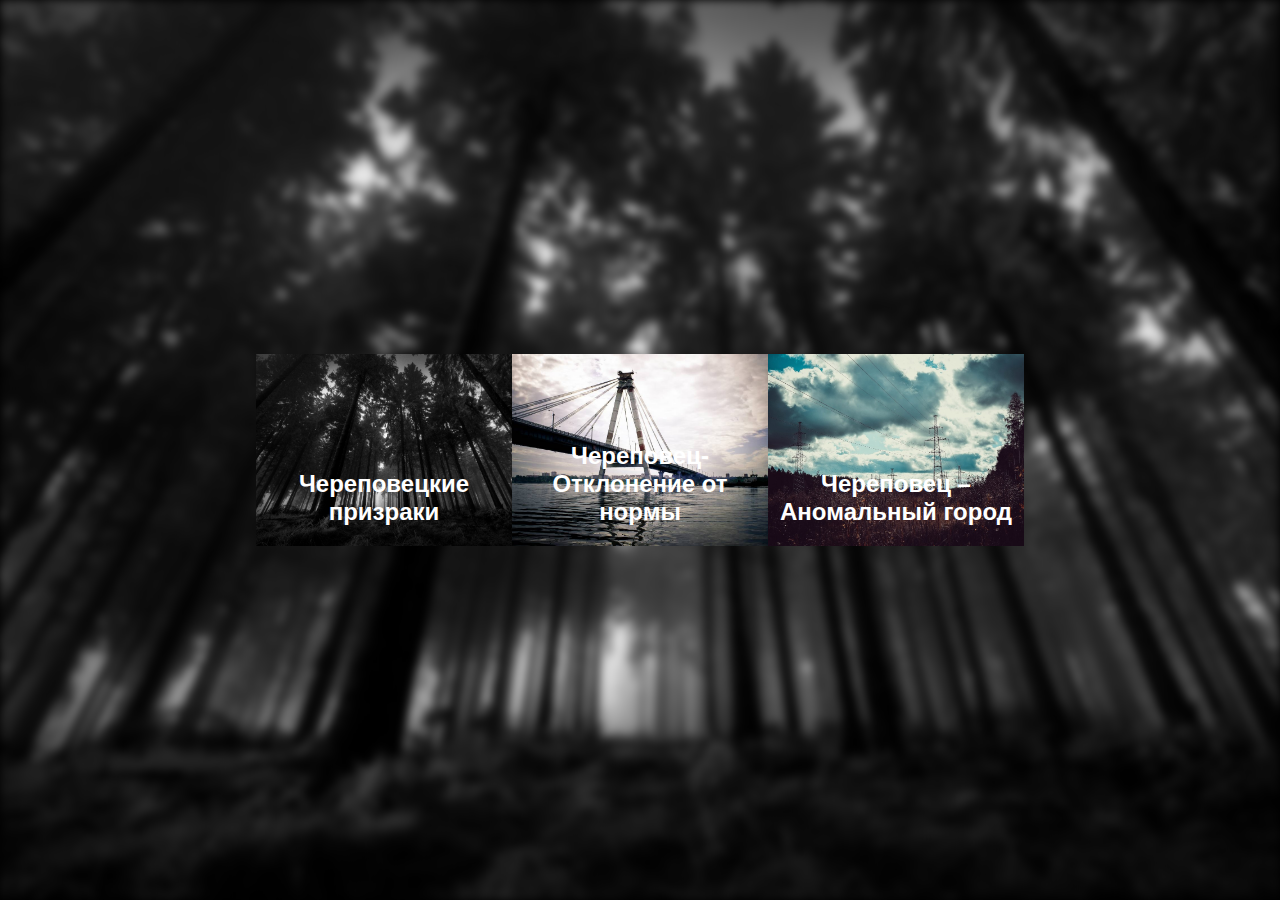
<file: docs/index.html>
<!DOCTYPE html>
<html lang="en">
<head>
    <meta charset="UTF-8">
    <title>CHEREPOVETS HORROR STORY</title>
    <style>
        a{
            text-decoration: none;
        }
        html, body{
            margin: 0;
            padding: 0;
            background-color: black;
            display: flex;
            align-items: center;
            justify-content: center;
            height: 100%;
            width: 100%;
        }
        .bg{
            position: absolute;
            height: 100%;
            width: 100%;
            top: 0;
            left: 0;
            background: url("bg.jpg");
            background-position: center;
            background-size: cover;
            filter: blur(5px);
            z-index: 1;
        }
        .menu{
            display: flex;
            z-index: 2;
        }
        .menu__plate{
            width: 20vw;
            height: 15vw;
            transition: all 0.1s ease-in-out;
            box-sizing: border-box;
            cursor: pointer;
            display: flex;
            align-items: flex-end;
            justify-content: center;
            color: white;
            font-family: sans-serif;
            text-align: center;
        }
        .menu__plate:hover{
            border: 5px white solid;
        }
        .menu__plate_1{
            background: url("bg.jpg");
            background-position: center;
            background-size: cover;
        }
        .menu__plate_2{
            background: url("bg1.jpg");
            background-position: center;
            background-size: cover;
        }
        .menu__plate_3{
            background: url("bg2.jpg");
            background-position: center;
            background-size: cover;
        }
    </style>
</head>
<body>
    <div id='bg' class="bg"></div>
    <div class="menu">
        <a id="menu__plate_1" href="gachi/index.html">
            <div class="menu__plate menu__plate_1">
                <h2>Череповецкие призраки</h2>
            </div>
        </a>
        <a id="menu__plate_2" href="gachi-2/index.html">
            <div class="menu__plate menu__plate_2">
                <h2>Череповец- Отклонение от нормы</h2>
            </div>
        </a>
        <a id="menu__plate_3" href="gachi-3/index.html">
            <div class="menu__plate menu__plate_3">
                <h2>Череповец – Аномальный город</h2>
            </div>
        </a>
    </div>
<script>
    (function () {
        document.getElementById('menu__plate_1').onmouseover = function(){
            document.getElementById('bg').style.background = 'url("bg.jpg")';
            document.getElementById('bg').style.backgroundPosition = 'center';
            document.getElementById('bg').style.backgroundSize = 'cover';
        };
        document.getElementById('menu__plate_2').onmouseover = function(){
            document.getElementById('bg').style.background = 'url("bg1.jpg")';
            document.getElementById('bg').style.backgroundPosition = 'center';
            document.getElementById('bg').style.backgroundSize = 'cover';
        };
        document.getElementById('menu__plate_3').onmouseover = function(){
            document.getElementById('bg').style.background = 'url("bg2.jpg")';
            document.getElementById('bg').style.backgroundPosition = 'center';
            document.getElementById('bg').style.backgroundSize = 'cover';
        };
    })()
</script>
</body>
</html>
</file>
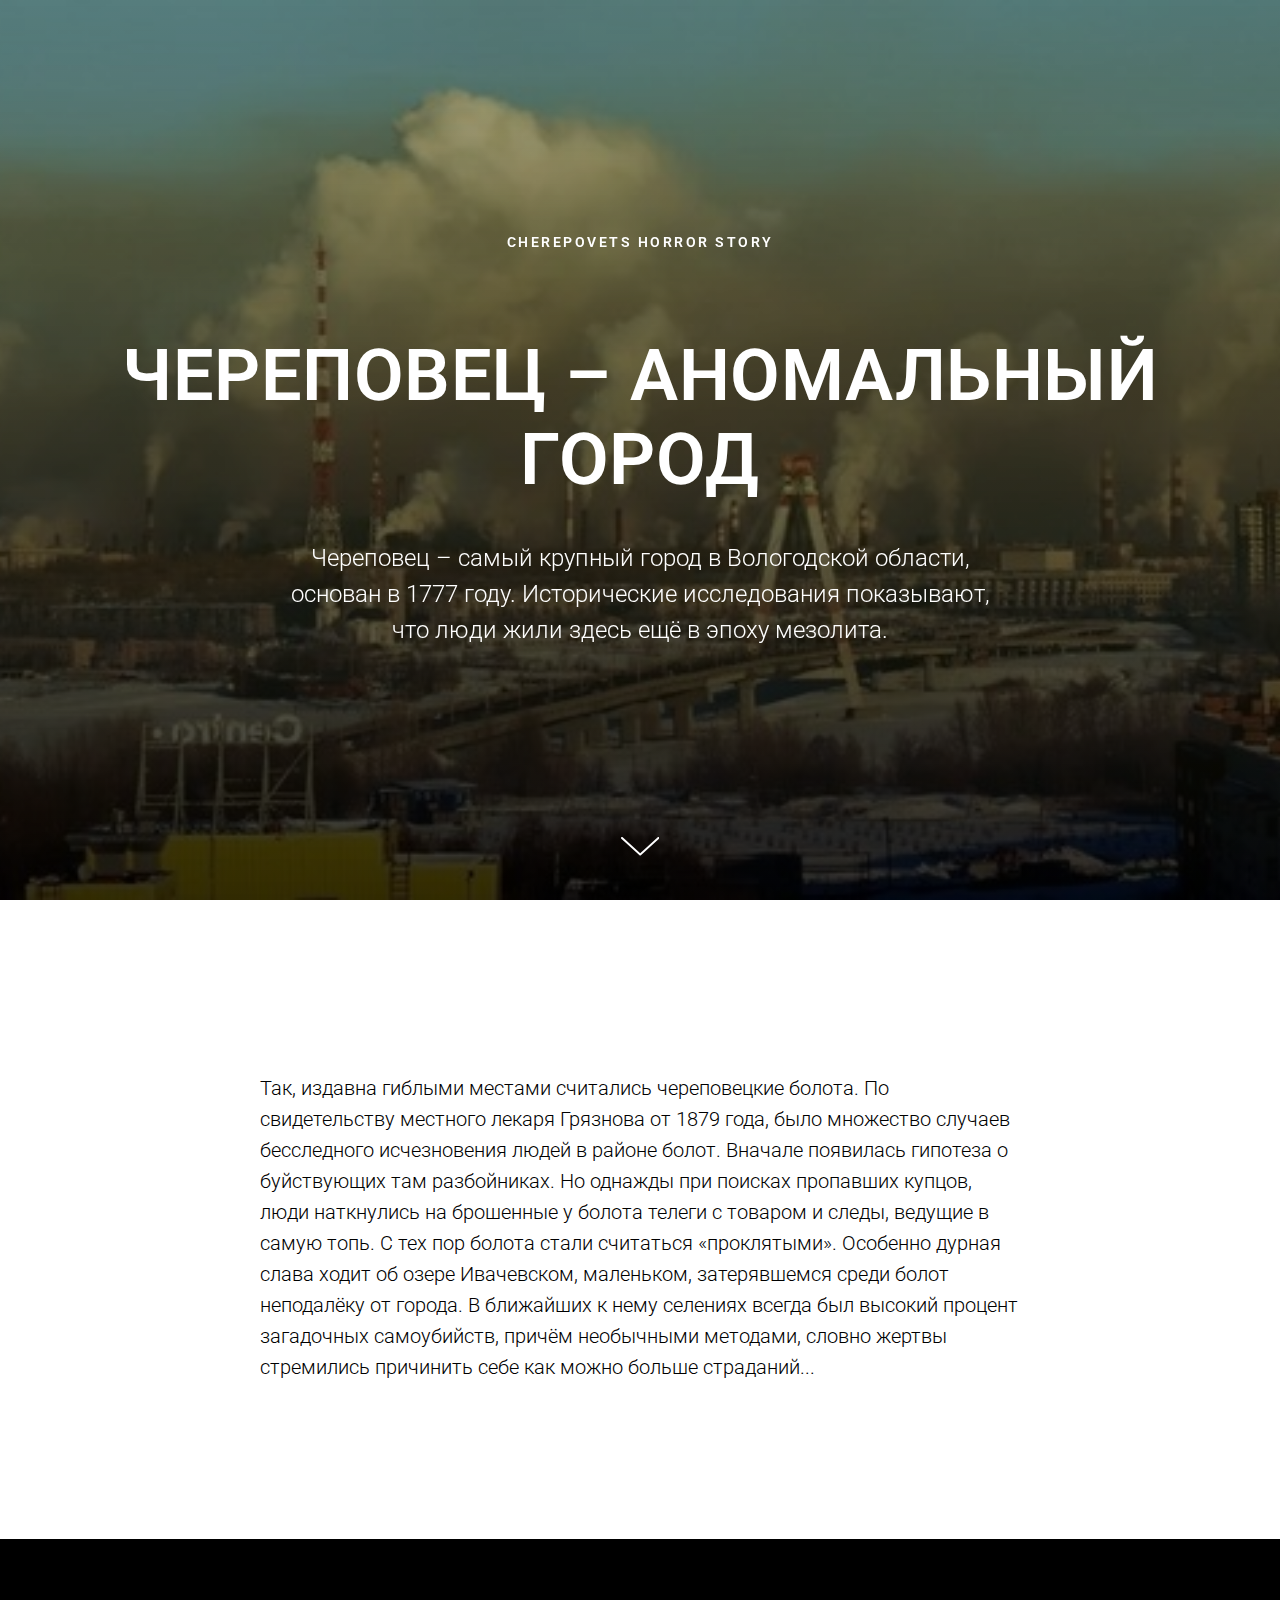
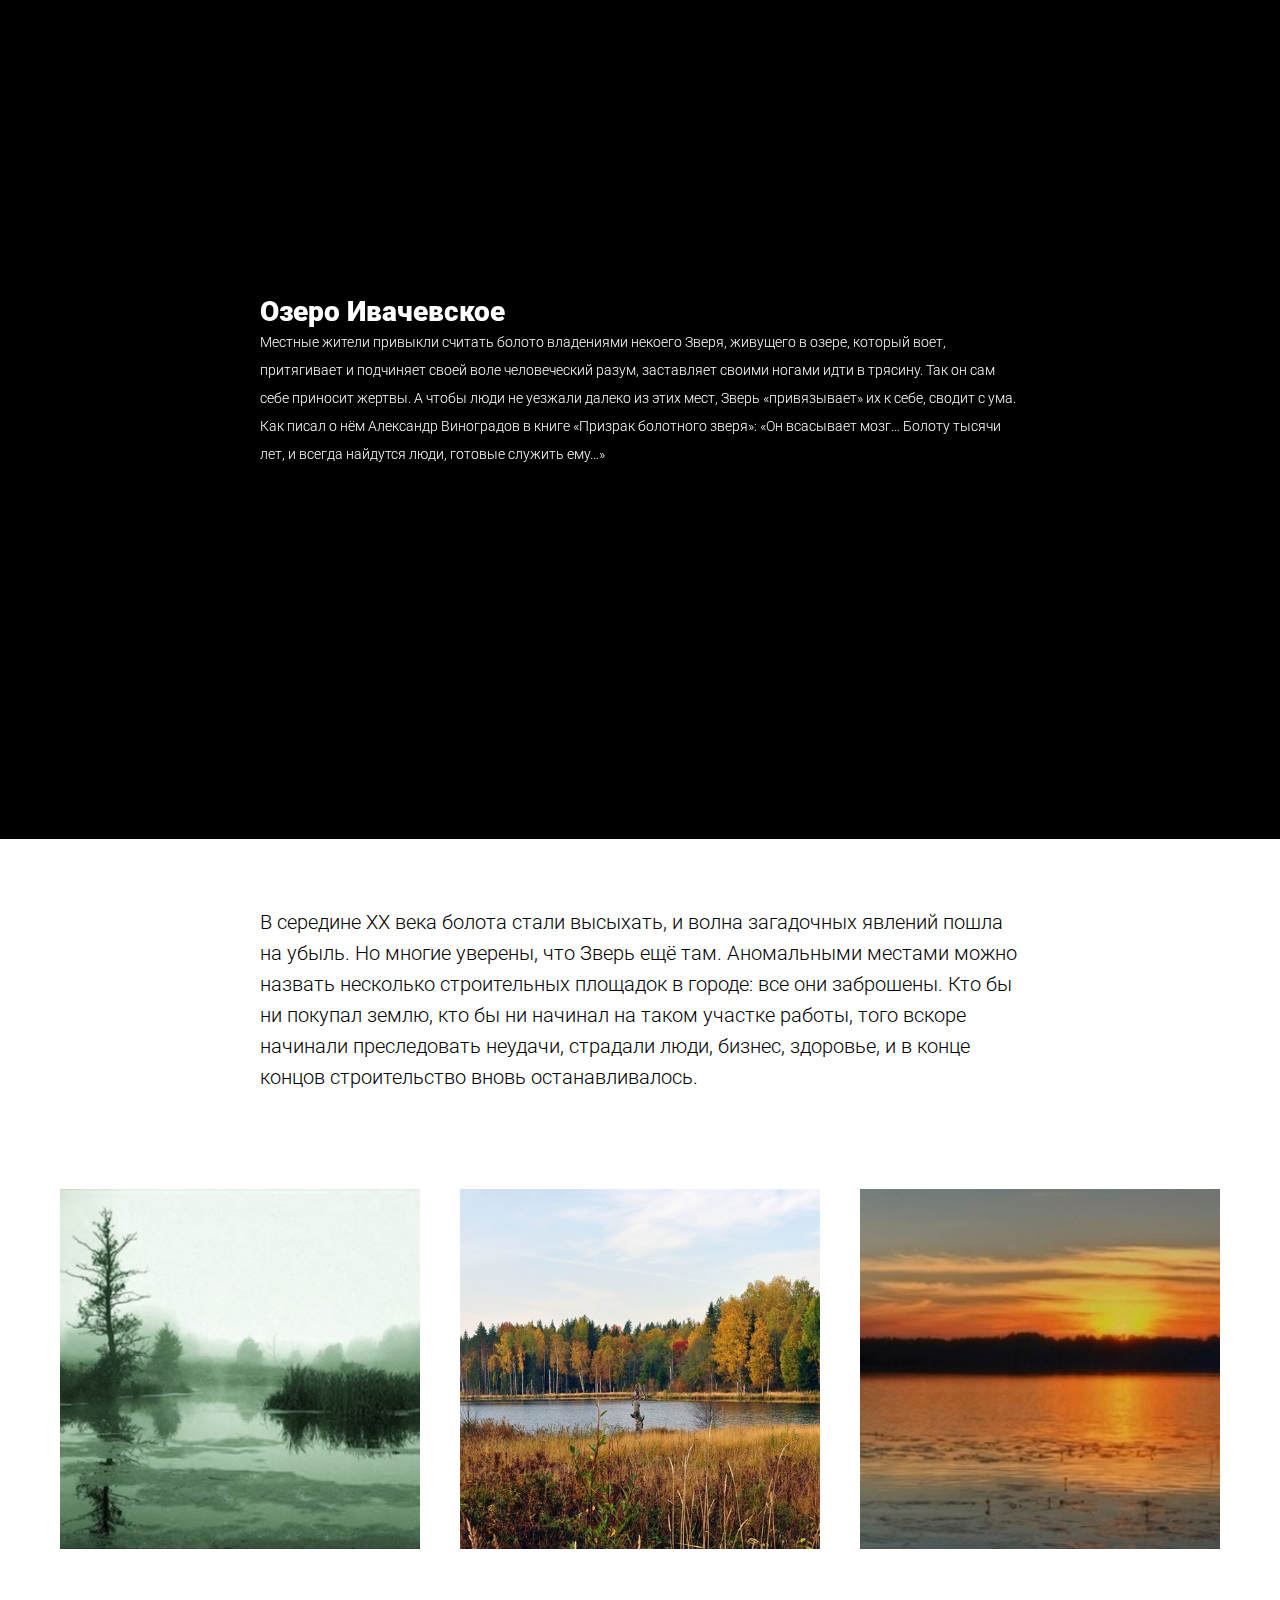
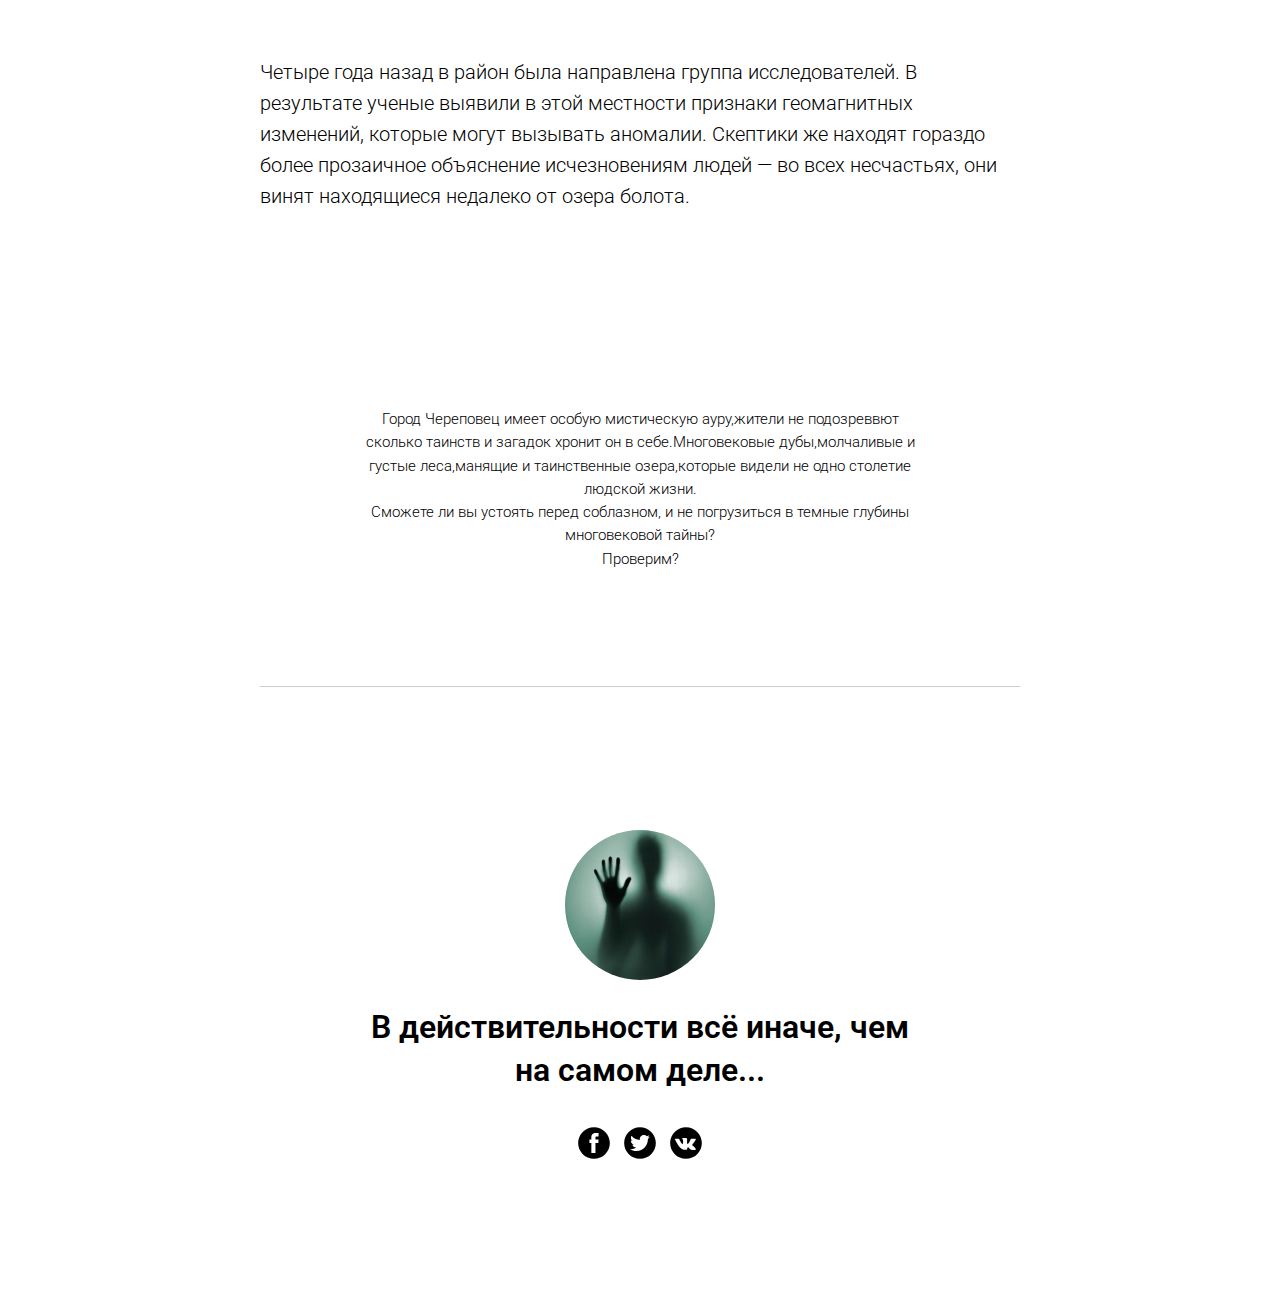
<file: docs/gachi-2/index.html>
<!DOCTYPE html>
<html lang="en">
<head>
    <link rel="stylesheet" href="1.css">
    <link href="2.css" rel="stylesheet">
    <meta charset="UTF-8">
    <title>Череповец – аномальный город</title>
</head>
<body class="t-body" style="margin:0;">
<!--allrecords--><div id="allrecords" class="t-records" data-hook="blocks-collection-content-node" data-tilda-project-id="916480" data-tilda-page-id="3902245" data-tilda-formskey="915527c457598c0374f365850f933275" ><div id="rec72192993" class="r t-rec t-rec_pt_0 t-rec_pb_0" style="padding-top:0px;padding-bottom:0px; " data-animationappear="off" data-record-type="18" ><!-- cover --><div class="t-cover" id="recorddiv72192993" bgimgfield="img" style="height:100vh; background-image:url('bg1.jpg');" ><div class="t-cover__carrier" id="coverCarry72192993" data-content-cover-id="72192993" data-content-cover-bg="https://static.tildacdn.com/tild6434-3462-4733-b336-613265303535/1458436674144541994.jpg" data-content-cover-height="100vh" data-content-cover-parallax="fixed" style="height:100vh; "></div> <div class="t-cover__filter" style="height:100vh;background-image: -moz-linear-gradient(top, rgba(102,102,20,0.50), rgba(0,0,0,0.80));background-image: -webkit-linear-gradient(top, rgba(102,102,20,0.50), rgba(0,0,0,0.80));background-image: -o-linear-gradient(top, rgba(102,102,20,0.50), rgba(0,0,0,0.80));background-image: -ms-linear-gradient(top, rgba(102,102,20,0.50), rgba(0,0,0,0.80));background-image: linear-gradient(top, rgba(102,102,20,0.50), rgba(0,0,0,0.80));filter: progid:DXImageTransform.Microsoft.gradient(startColorStr='#7f666614', endColorstr='#33000000');"></div><div class="t-container"> <div class="t-col t-col_12 "><div class="t-cover__wrapper t-valign_middle" style="height:100vh;"> <div class="t001 t-align_center"> <div class="t001__wrapper" data-hook-content="covercontent"> <div class="t001__uptitle t-uptitle t-uptitle_sm" style="text-transform:uppercase;" field="subtitle">CHEREPOVETS HORROR STORY</div> <h1 class="t001__title t-title t-title_xl" style="text-transform:uppercase;" field="title">Череповец – аномальный город</h1> <div class="t001__descr t-descr t-descr_xl t001__descr_center" style="" field="descr">Череповец – самый крупный город в Вологодской области, основан в 1777 году. Исторические исследования показывают, что люди жили здесь ещё в эпоху мезолита.</div> <span class="space"></span> </div> </div> </div> </div> </div> <!-- arrow --> <div class="t-cover__arrow"><div class="t-cover__arrow-wrapper "><div class="t-cover__arrow_mobile"><svg class="t-cover__arrow-svg" style="fill:#ffffff;" x="0px" y="0px" width="38.417px" height="18.592px" viewBox="0 0 38.417 18.592" style="enable-background:new 0 0 38.417 18.592;"><g><path d="M19.208,18.592c-0.241,0-0.483-0.087-0.673-0.261L0.327,1.74c-0.408-0.372-0.438-1.004-0.066-1.413c0.372-0.409,1.004-0.439,1.413-0.066L19.208,16.24L36.743,0.261c0.411-0.372,1.042-0.342,1.413,0.066c0.372,0.408,0.343,1.041-0.065,1.413L19.881,18.332C19.691,18.505,19.449,18.592,19.208,18.592z"/></g></svg></div></div></div> <!-- arrow --> </div> </div><div id="rec72192994" class="r t-rec t-rec_pt_165 t-rec_pb_150" style="padding-top:165px;padding-bottom:150px; " data-record-type="106" ><!-- T004 --><div class="t004"><div class="t-container "> <div class="t-col t-col_8 t-prefix_2"><div field="text" class="t-text t-text_md " style="">Так, издавна гиблыми местами считались череповецкие болота. По свидетельству местного лекаря Грязнова от 1879 года, было множество случаев бесследного исчезновения людей в районе болот. Вначале появилась гипотеза о буйствующих там разбойниках. Но однажды при поисках пропавших купцов, люди наткнулись на брошенные у болота телеги с товаром и следы, ведущие в самую топь. С тех пор болота стали считаться «проклятыми». Особенно дурная слава ходит об озере Ивачевском, маленьком, затерявшемся среди болот неподалёку от города. В ближайших к нему селениях всегда был высокий процент загадочных самоубийств, причём необычными методами, словно жертвы стремились причинить себе как можно больше страданий...</div></div></div></div></div><div id="rec72194744" class="r t-rec" style=" " data-animationappear="off" data-record-type="179" ><!-- cover --><div class="t-cover" id="recorddiv72194744" bgimgfield="img" style="height:100vh; background-image:url('bg2.jpg');" ><div class="t-cover__carrier" id="coverCarry72194744" data-content-cover-id="72194744" data-content-cover-bg="bg2.jpg" data-content-cover-height="100vh" data-content-cover-parallax="" style="height:100vh;background-attachment:scroll; "></div> <div class="t-cover__filter" style="height:100vh;background-image: -moz-linear-gradient(top, rgba(0,0,0,0.70), rgba(0,0,0,0.70));background-image: -webkit-linear-gradient(top, rgba(0,0,0,0.70), rgba(0,0,0,0.70));background-image: -o-linear-gradient(top, rgba(0,0,0,0.70), rgba(0,0,0,0.70));background-image: -ms-linear-gradient(top, rgba(0,0,0,0.70), rgba(0,0,0,0.70));background-image: linear-gradient(top, rgba(0,0,0,0.70), rgba(0,0,0,0.70));filter: progid:DXImageTransform.Microsoft.gradient(startColorStr='#4c000000', endColorstr='#4c000000');"></div><!-- T164 --><div class="t164"><div class="t-container"><div class="t-cover__wrapper t-valign_middle" style="height:100vh;"> <div class="t-col t-col_8 t-prefix_2 t-align_left"> <div data-hook-content="covercontent"> <div class="t164__wrapper"> <div class="t164__title t-heading t-heading_sm" style="" field="title"><strong>Озеро Ивачевское</strong><strong></strong></div> <div class="t164__subtitle t-text" style="" field="subtitle">Местные жители привыкли считать болото владениями некоего Зверя, живущего в озере, который воет, притягивает и подчиняет своей воле человеческий разум, заставляет своими ногами идти в трясину. Так он сам себе приносит жертвы. А чтобы люди не уезжали далеко из этих мест, Зверь «привязывает» их к себе, сводит с ума. Как писал о нём Александр Виноградов в книге «Призрак болотного зверя»: «Он всасывает мозг… Болоту тысячи лет, и всегда найдутся люди, готовые служить ему…»</div> </div> </div> </div></div></div></div> </div> </div><div id="rec72194876" class="r t-rec t-rec_pt_60 t-rec_pb_60" style="padding-top:60px;padding-bottom:60px; " data-record-type="106" ><!-- T004 --><div class="t004"><div class="t-container "> <div class="t-col t-col_8 t-prefix_2"><div field="text" class="t-text t-text_md " style="">В середине XX века болота стали высыхать, и волна загадочных явлений пошла на убыль. Но многие уверены, что Зверь ещё там. Аномальными местами можно назвать несколько строительных площадок в городе: все они заброшены. Кто бы ни покупал землю, кто бы ни начинал на таком участке работы, того вскоре начинали преследовать неудачи, страдали люди, бизнес, здоровье, и в конце концов строительство вновь останавливалось.</div></div></div></div></div><div id="rec72194967" class="r t-rec t-rec_pt_30" style="padding-top:30px; " data-record-type="147" ><!-- t214--><div class="t214"> <div class="t-container"> <div class="t-row"> <div class="t-col t-col_4" style="margin-bottom:20px;" itemscope itemtype="http://schema.org/ImageObject"> <div class="t214__blockimg t-bgimg" bgimgfield="gi_img__0" data-zoom-target="0" data-original="https://static.tildacdn.com/tild3130-6262-4261-a436-343330623239/ozero_ivanchevskoe.jpg" style="background: url('1.jpg') center center no-repeat; background-size:cover;"><meta itemprop="image" content="https://static.tildacdn.com/tild3130-6262-4261-a436-343330623239/ozero_ivanchevskoe.jpg"></div> </div> <div class="t-col t-col_4" style="margin-bottom:20px;" itemscope itemtype="http://schema.org/ImageObject"> <div class="t214__blockimg t-bgimg" bgimgfield="gi_img__1" data-zoom-target="1" data-original="https://static.tildacdn.com/tild3264-3934-4837-b937-643237323262/ivachevskoe_ozero_ro.jpg" style="background: url('4.jpg') center center no-repeat; background-size:cover;"><meta itemprop="image" content="https://static.tildacdn.com/tild3264-3934-4837-b937-643237323262/ivachevskoe_ozero_ro.jpg"></div> </div> <div class="t-col t-col_4" style="margin-bottom:20px;" itemscope itemtype="http://schema.org/ImageObject"> <div class="t214__blockimg t-bgimg" bgimgfield="gi_img__2" data-zoom-target="2" data-original=2.jpg" style="background: url('2.jpg') center center no-repeat; background-size:cover;"><meta itemprop="image" content=2.jpg"></div> </div> </div><div class="t-row"> </div> </div></div></div><div id="rec72196244" class="r t-rec t-rec_pt_60 t-rec_pb_60" style="padding-top:60px;padding-bottom:60px; " data-record-type="106" ><!-- T004 --><div class="t004"><div class="t-container "> <div class="t-col t-col_8 t-prefix_2"><div field="text" class="t-text t-text_md " style="">Четыре года назад в район была направлена группа исследователей. В результате ученые выявили в этой местности признаки геомагнитных изменений, которые могут вызывать аномалии. Скептики же находят гораздо более прозаичное объяснение исчезновениям людей — во всех несчастьях, они винят находящиеся недалеко от озера болота. <br /></div></div></div></div></div><div id="rec72193000" class="r t-rec t-rec_pt_120 t-rec_pb_75" style="padding-top:120px;padding-bottom:75px; " data-record-type="56" ><!-- T046 --><div class="t046"><div class="t-container"><div class="t-col t-col_6 t-prefix_3"><div class="t046__text t-text t-text_xs" style="" field="text">Город Череповец имеет особую мистическую ауру,жители не подозреввют сколько таинств и загадок хронит он в себе.Многовековые дубы,молчаливые и густые леса,манящие и таинственные озера,которые видели не одно столетие людской жизни.<br />Сможете ли вы устоять перед соблазном, и не погрузиться в темные глубины многовековой тайны?<br />Проверим?</div></div></div></div></div><div id="rec72193001" class="r t-rec" style=" " data-record-type="126" ><!-- T118 --><div class="t118"><div class="t-container"> <div class="t-col t-col_8 t-prefix_2"><hr class="t118__line" style="background-color:#000000;opacity:0.2;"> </div></div></div></div><div id="rec72193002" class="r t-rec t-rec_pt_90 t-rec_pb_30" style="padding-top:90px;padding-bottom:30px; " data-record-type="92" ><!-- T081 --><div class="t081"> <div class="t-container t-align_center"> <div class="t081__col t-width t-width_6"> <img class="t081__img t-img" src="3.jpg" data-original="https://static.tildacdn.com/tild6535-6132-4839-b332-353432383638/131016013234_origina.jpg" imgfield="img" data-tu-max-width="300" data-tu-max-height="300" data-tu-cover="c" > <div class="t081__title t-name t-name_xl" style="" field="title"><div style="font-size:32px;" data-customstyle="yes">В действительности всё иначе, чем на самом деле...</div></div> </div> </div></div></div><div id="rec72193003" class="r t-rec t-rec_pt_0 t-rec_pb_150" style="padding-top:0px;padding-bottom:150px; " data-record-type="212" ><!-- T188 --><div class="t188"> <div class="t-container_100"> <div class="t188__wrapone"> <div class="t188__wraptwo"> <div class="t188__sociallinkimg"> <a href="https://www.facebook.com/tildapublishing" target="_blank" rel="nofollow"> <svg class="t-sociallinks__svg" version="1.1" id="Layer_1" xmlns="http://www.w3.org/2000/svg" xmlns:xlink="http://www.w3.org/1999/xlink" x="0px" y="0px" width="32px" height="32px" viewBox="0 0 48 48" enable-background="new 0 0 48 48" xml:space="preserve"><desc>Facebook</desc><path d="M47.761,24c0,13.121-10.638,23.76-23.758,23.76C10.877,47.76,0.239,37.121,0.239,24c0-13.124,10.638-23.76,23.764-23.76C37.123,0.24,47.761,10.876,47.761,24 M20.033,38.85H26.2V24.01h4.163l0.539-5.242H26.2v-3.083c0-1.156,0.769-1.427,1.308-1.427h3.318V9.168L26.258,9.15c-5.072,0-6.225,3.796-6.225,6.224v3.394H17.1v5.242h2.933V38.85z"/></svg></a> </div> <div class="t188__sociallinkimg"> <a href="https://www.twitter.com" target="_blank" rel="nofollow"> <svg class="t-sociallinks__svg" version="1.1" id="Layer_1" xmlns="http://www.w3.org/2000/svg" xmlns:xlink="http://www.w3.org/1999/xlink" x="0px" y="0px" width="32px" height="32px" viewBox="0 0 48 48" enable-background="new 0 0 48 48" xml:space="preserve"><desc>Twitter</desc><path d="M47.762,24c0,13.121-10.639,23.76-23.761,23.76S0.24,37.121,0.24,24c0-13.124,10.639-23.76,23.761-23.76 S47.762,10.876,47.762,24 M38.031,12.375c-1.177,0.7-2.481,1.208-3.87,1.481c-1.11-1.186-2.694-1.926-4.455-1.926 c-3.364,0-6.093,2.729-6.093,6.095c0,0.478,0.054,0.941,0.156,1.388c-5.063-0.255-9.554-2.68-12.559-6.367 c-0.524,0.898-0.825,1.947-0.825,3.064c0,2.113,1.076,3.978,2.711,5.07c-0.998-0.031-1.939-0.306-2.761-0.762v0.077 c0,2.951,2.1,5.414,4.889,5.975c-0.512,0.14-1.05,0.215-1.606,0.215c-0.393,0-0.775-0.039-1.146-0.109 c0.777,2.42,3.026,4.182,5.692,4.232c-2.086,1.634-4.712,2.607-7.567,2.607c-0.492,0-0.977-0.027-1.453-0.084 c2.696,1.729,5.899,2.736,9.34,2.736c11.209,0,17.337-9.283,17.337-17.337c0-0.263-0.004-0.527-0.017-0.789 c1.19-0.858,2.224-1.932,3.039-3.152c-1.091,0.485-2.266,0.811-3.498,0.958C36.609,14.994,37.576,13.8,38.031,12.375"/></svg> </a> </div> <div class="t188__sociallinkimg"> <a href="https://vk.com/cyxjesus" target="_blank" rel="nofollow"> <svg class="t-sociallinks__svg" version="1.1" id="Layer_1" xmlns="http://www.w3.org/2000/svg" xmlns:xlink="http://www.w3.org/1999/xlink" x="0px" y="0px" width="32px" height="32px" viewBox="0 0 48 48" enable-background="new 0 0 48 48" xml:space="preserve"><desc>VK</desc><path d="M47.761,24c0,13.121-10.639,23.76-23.76,23.76C10.878,47.76,0.239,37.121,0.239,24c0-13.123,10.639-23.76,23.762-23.76C37.122,0.24,47.761,10.877,47.761,24 M35.259,28.999c-2.621-2.433-2.271-2.041,0.89-6.25c1.923-2.562,2.696-4.126,2.45-4.796c-0.227-0.639-1.64-0.469-1.64-0.469l-4.71,0.029c0,0-0.351-0.048-0.609,0.106c-0.249,0.151-0.414,0.505-0.414,0.505s-0.742,1.982-1.734,3.669c-2.094,3.559-2.935,3.747-3.277,3.524c-0.796-0.516-0.597-2.068-0.597-3.171c0-3.449,0.522-4.887-1.02-5.259c-0.511-0.124-0.887-0.205-2.195-0.219c-1.678-0.016-3.101,0.007-3.904,0.398c-0.536,0.263-0.949,0.847-0.697,0.88c0.31,0.041,1.016,0.192,1.388,0.699c0.484,0.656,0.464,2.131,0.464,2.131s0.282,4.056-0.646,4.561c-0.632,0.347-1.503-0.36-3.37-3.588c-0.958-1.652-1.68-3.481-1.68-3.481s-0.14-0.344-0.392-0.527c-0.299-0.222-0.722-0.298-0.722-0.298l-4.469,0.018c0,0-0.674-0.003-0.919,0.289c-0.219,0.259-0.018,0.752-0.018,0.752s3.499,8.104,7.573,12.23c3.638,3.784,7.764,3.36,7.764,3.36h1.867c0,0,0.566,0.113,0.854-0.189c0.265-0.288,0.256-0.646,0.256-0.646s-0.034-2.512,1.129-2.883c1.15-0.36,2.624,2.429,4.188,3.497c1.182,0.812,2.079,0.633,2.079,0.633l4.181-0.056c0,0,2.186-0.136,1.149-1.858C38.281,32.451,37.763,31.321,35.259,28.999"/></svg> </a> </div> </div> </div> </div></div></div>
</div>
</body>
</html>
</file>
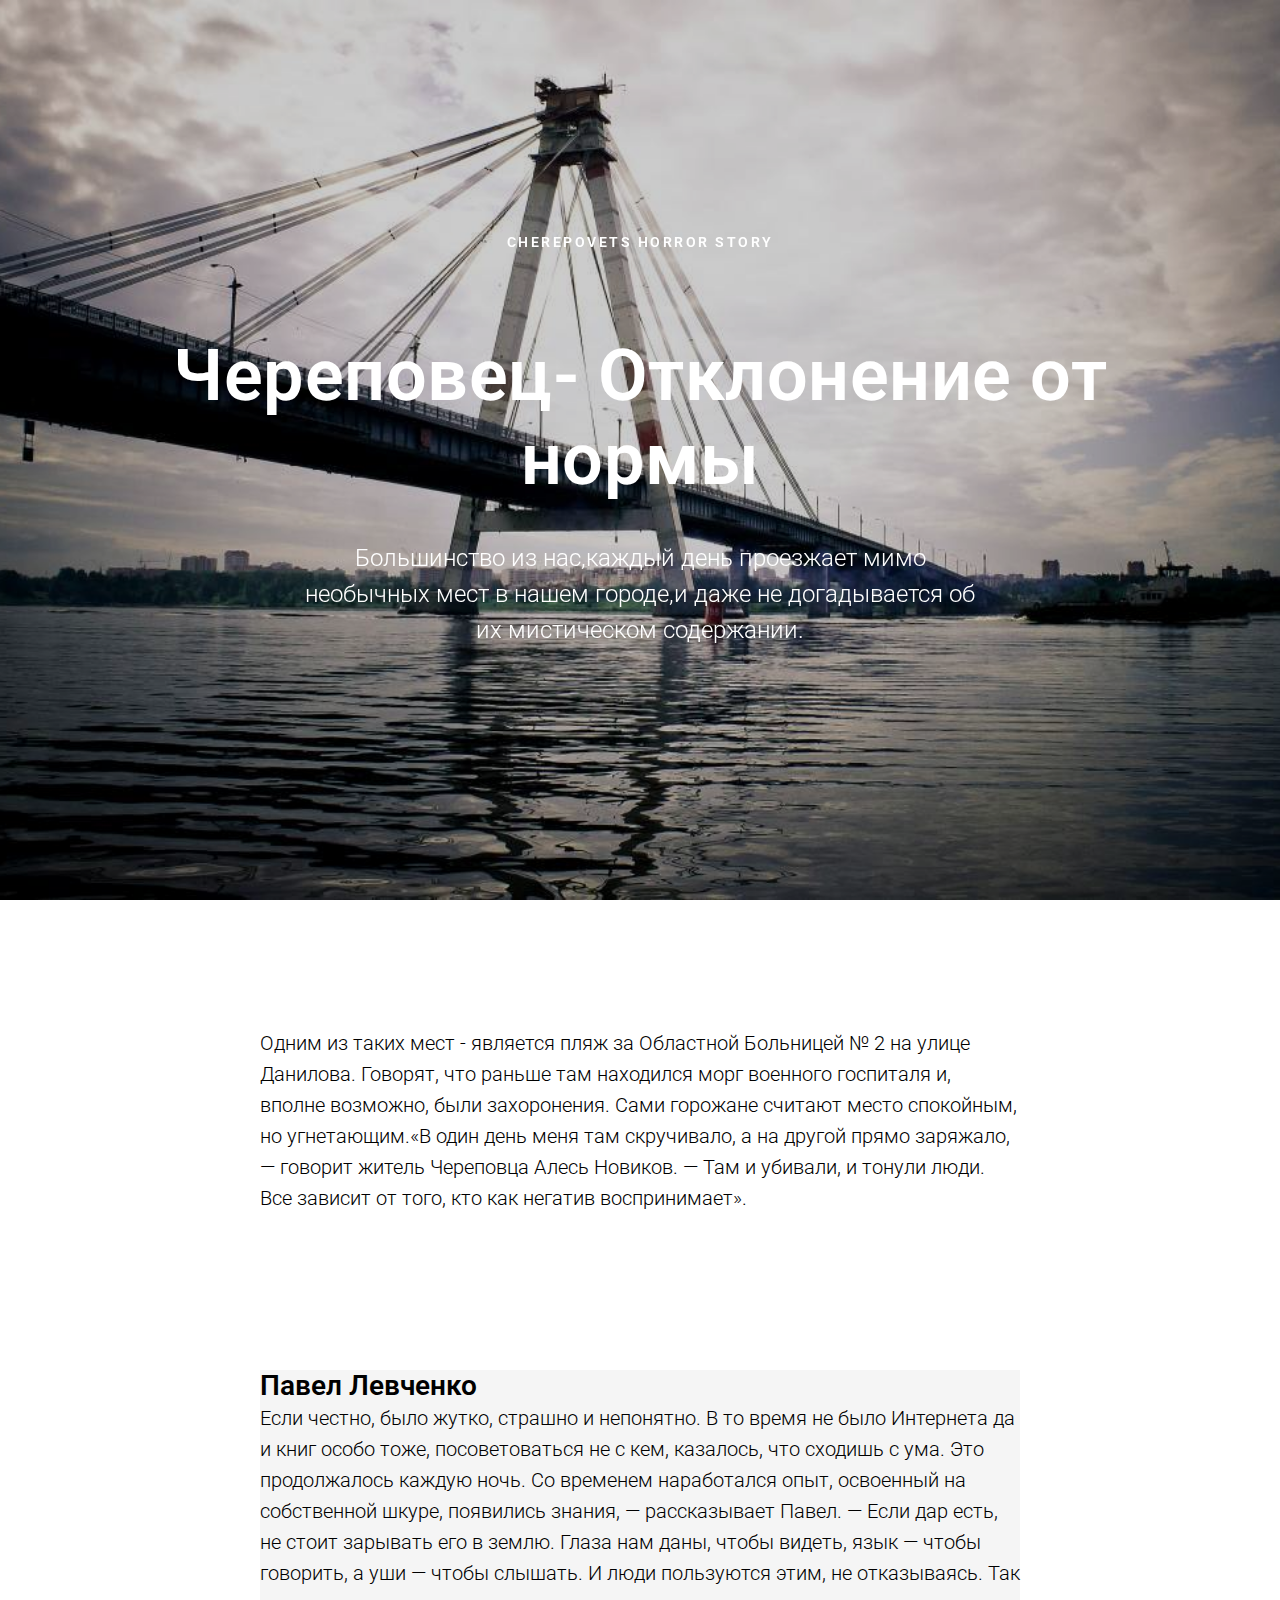
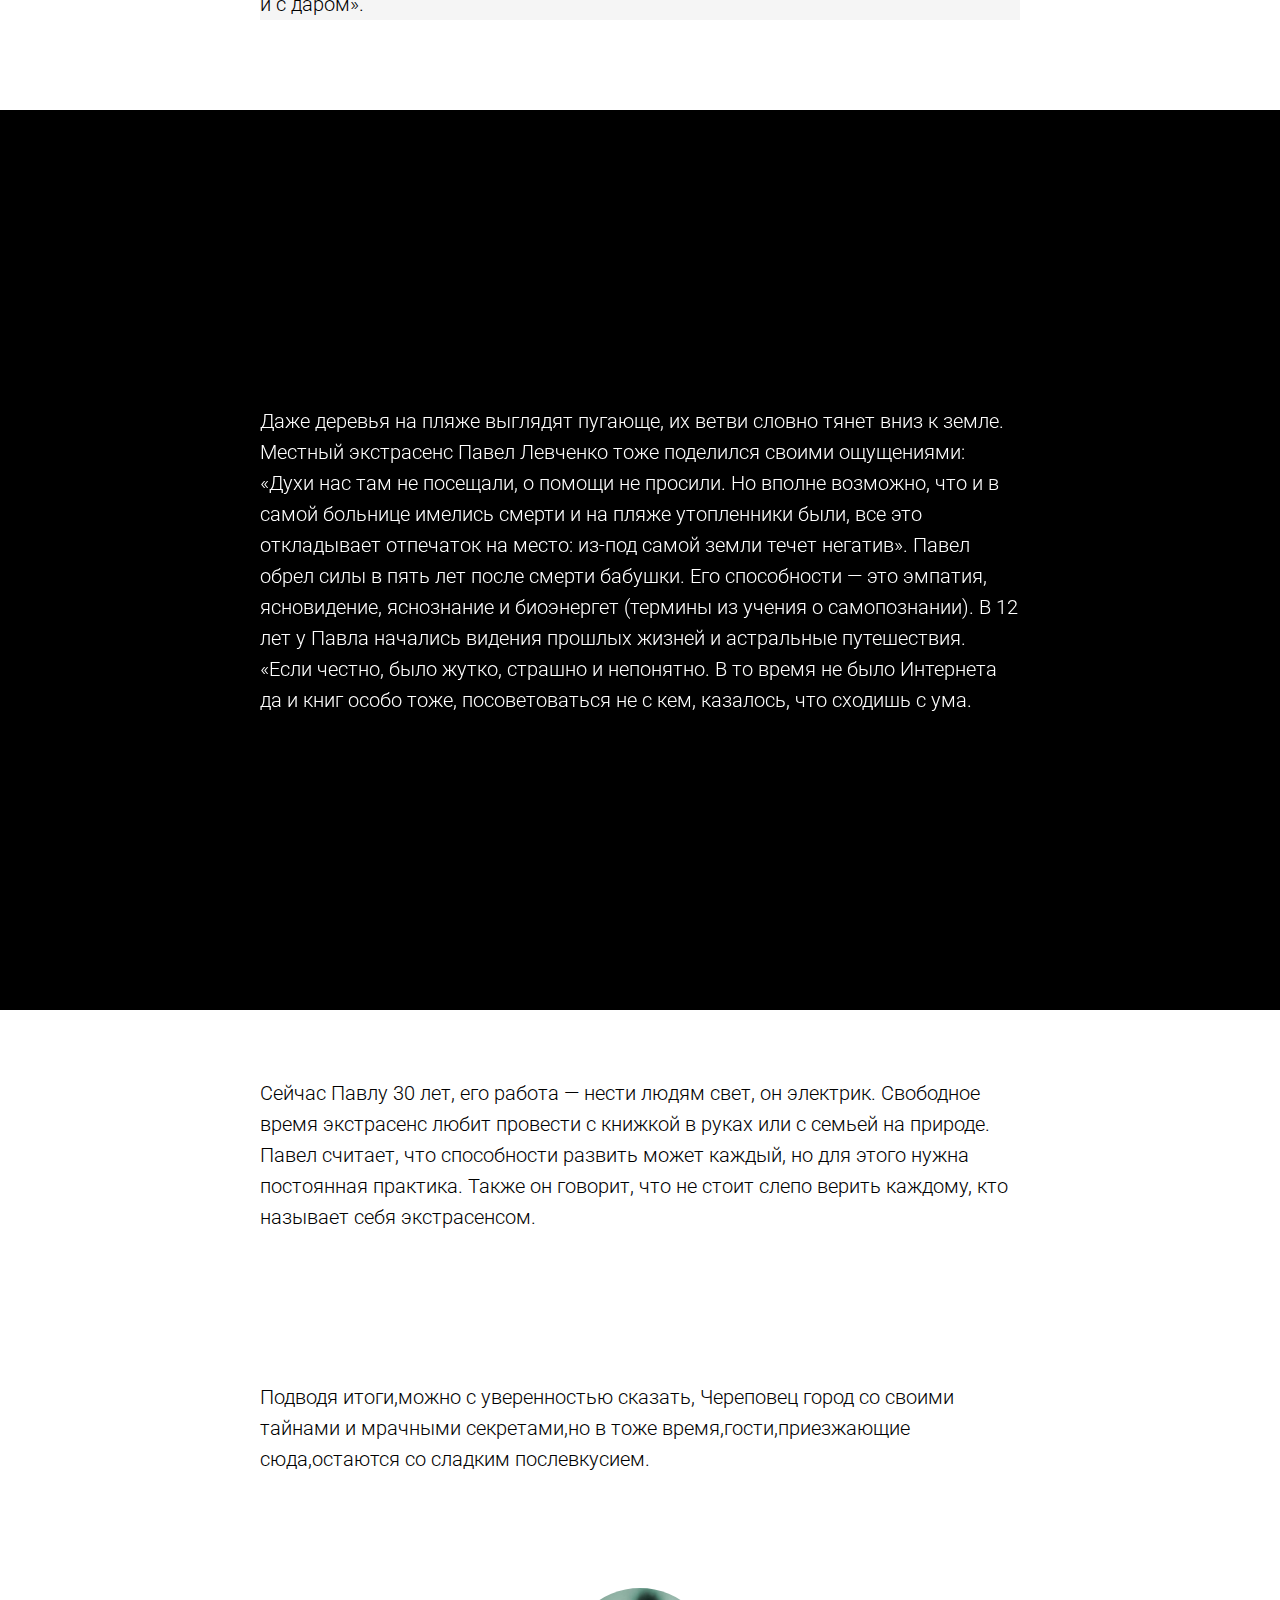
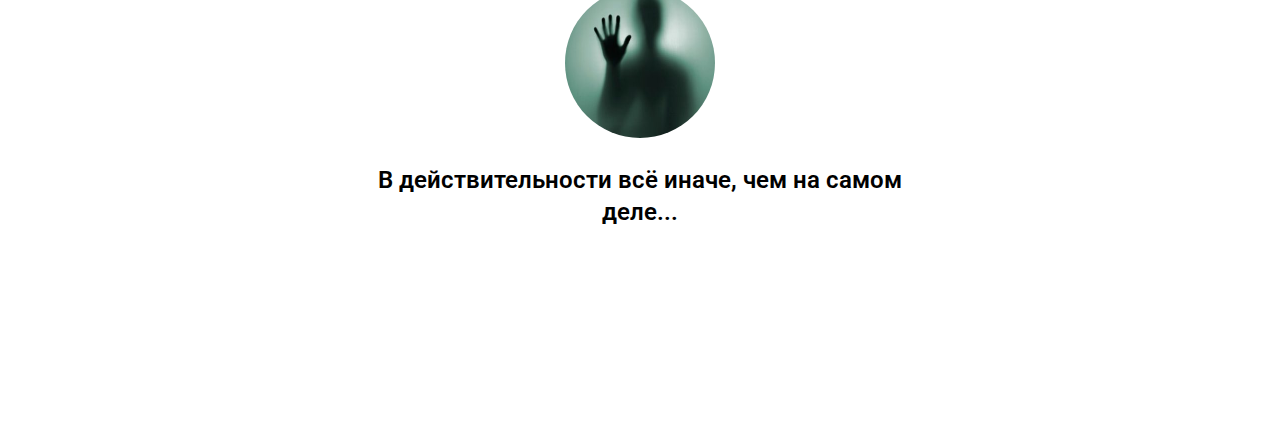
<file: docs/gachi-3/index.html>
<!DOCTYPE html>
<html lang="en">
<head>
    <link rel="stylesheet" href="1.css">
    <link href="2.css" rel="stylesheet">
    <meta charset="UTF-8">
    <title>Череповец- Отклонение от нормы</title>
</head>
<body class="t-body" style="margin:0;"><!--allrecords--><div id="allrecords" class="t-records" data-hook="blocks-collection-content-node" data-tilda-project-id="916540" data-tilda-page-id="3902516" data-tilda-formskey="aeb260db4a556f165d266b8a04b36a74" ><div id="rec72197917" class="r t-rec t-rec_pb_60" style="padding-bottom:60px; " data-record-type="18" ><!-- cover --><div class="t-cover" id="recorddiv72197917" bgimgfield="img" style="height:100vh; background-image:url('bg1.jpg');" ><div class="t-cover__carrier" id="coverCarry72197917" data-content-cover-id="72197917" data-content-cover-bg="bg1.jpg" data-content-cover-height="100vh" data-content-cover-parallax="fixed" style="height:100vh; "></div> <div class="t-cover__filter" style="height:100vh;background-color:#000;filter: alpha(opacity:20); KHTMLOpacity: 0.20; MozOpacity: 0.20; opacity: 0.20;"></div><div class="t-container"> <div class="t-col t-col_12 "><div class="t-cover__wrapper t-valign_middle" style="height:100vh;"> <div class="t001 t-align_center"> <div class="t001__wrapper" data-hook-content="covercontent"> <div class="t001__uptitle t-uptitle t-uptitle_sm" style="text-transform:uppercase;" field="subtitle">CHEREPOVETS HORROR STORY</div> <div class="t001__title t-title t-title_xl" style="" field="title">Череповец- Отклонение от нормы</div> <div class="t001__descr t-descr t-descr_xl t001__descr_center" style="" field="descr">Большинство из нас,каждый день проезжает мимо необычных мест в нашем городе,и даже не догадывается об их мистическом содержании.</div> <span class="space"></span> </div> </div> </div> </div> </div> </div> </div><div id="rec72201096" class="r t-rec t-rec_pt_60 t-rec_pb_60" style="padding-top:60px;padding-bottom:60px; " data-record-type="106" ><!-- T004 --><div class="t004"><div class="t-container "> <div class="t-col t-col_8 t-prefix_2"><div field="text" class="t-text t-text_md " style="">Одним из таких мест - является пляж за Областной Больницей № 2 на улице Данилова. Говорят, что раньше там находился морг военного госпиталя и, вполне возможно, были захоронения. Сами горожане считают место спокойным, но угнетающим.«В один день меня там скручивало, а на другой прямо заряжало, — говорит житель Череповца Алесь Новиков. — Там и убивали, и тонули люди. Все зависит от того, кто как негатив воспринимает».</div></div></div></div></div><div id="rec72201575" class="r t-rec t-rec_pt_90 t-rec_pb_90" style="padding-top:90px;padding-bottom:90px; " data-record-type="248" ><!-- T220 --><div class="t220"><div class="t-container "> <div class="t-col t-col_8 t-prefix_2"> <div class="t220__textwrapper" style="background-color:#f5f5f5;"> <div style=""> <div class="t220__title t-heading t-heading_sm" style="" field="title">Павел Левченко</div> <div field="text" class="t220__text t-text t-text_md " style="">Если честно, было жутко, страшно и непонятно. В то время не было Интернета да и книг особо тоже, посоветоваться не с кем, казалось, что сходишь с ума. Это продолжалось каждую ночь. Со временем наработался опыт, освоенный на собственной шкуре, появились знания, — рассказывает Павел. — Если дар есть, не стоит зарывать его в землю. Глаза нам даны, чтобы видеть, язык — чтобы говорить, а уши — чтобы слышать. И люди пользуются этим, не отказываясь. Так и с даром».</div> </div> </div></div></div></div></div><div id="rec72200661" class="r t-rec" style=" " data-animationappear="off" data-record-type="179" ><!-- cover --><div class="t-cover" id="recorddiv72200661" bgimgfield="img" style="height:100vh; background-image:url('bg2.jpg');" ><div class="t-cover__carrier" id="coverCarry72200661" data-content-cover-id="72200661" data-content-cover-bg="https://static.tildacdn.com/tild3733-6237-4330-b635-343339366432/78951555.jpg" data-content-cover-height="100vh" data-content-cover-parallax="" style="height:100vh;background-attachment:scroll; "></div> <div class="t-cover__filter" style="height:100vh;background-image: -moz-linear-gradient(top, rgba(0,0,0,0.70), rgba(0,0,0,0.70));background-image: -webkit-linear-gradient(top, rgba(0,0,0,0.70), rgba(0,0,0,0.70));background-image: -o-linear-gradient(top, rgba(0,0,0,0.70), rgba(0,0,0,0.70));background-image: -ms-linear-gradient(top, rgba(0,0,0,0.70), rgba(0,0,0,0.70));background-image: linear-gradient(top, rgba(0,0,0,0.70), rgba(0,0,0,0.70));filter: progid:DXImageTransform.Microsoft.gradient(startColorStr='#4c000000', endColorstr='#4c000000');"></div><!-- T164 --><div class="t164"><div class="t-container"><div class="t-cover__wrapper t-valign_middle" style="height:100vh;"> <div class="t-col t-col_8 t-prefix_2 t-align_left"> <div data-hook-content="covercontent"> <div class="t164__wrapper"> <div class="t164__text t-text t-text_md" style="" field="text">Даже деревья на пляже выглядят пугающе, их ветви словно тянет вниз к земле. Местный экстрасенс Павел Левченко тоже поделился своими ощущениями: «Духи нас там не посещали, о помощи не просили. Но вполне возможно, что и в самой больнице имелись смерти и на пляже утопленники были, все это откладывает отпечаток на место: из-под самой земли течет негатив». Павел обрел силы в пять лет после смерти бабушки. Его способности — это эмпатия, ясновидение, яснознание и биоэнергет (термины из учения о самопознании). В 12 лет у Павла начались видения прошлых жизней и астральные путешествия. «Если честно, было жутко, страшно и непонятно. В то время не было Интернета да и книг особо тоже, посоветоваться не с кем, казалось, что сходишь с ума.</div> </div> </div> </div></div></div></div> </div> </div><div id="rec72201852" class="r t-rec t-rec_pt_60 t-rec_pb_60" style="padding-top:60px;padding-bottom:60px; " data-record-type="106" ><!-- T004 --><div class="t004"><div class="t-container "> <div class="t-col t-col_8 t-prefix_2"><div field="text" class="t-text t-text_md " style="">Сейчас Павлу 30 лет, его работа — нести людям свет, он электрик. Свободное время экстрасенс любит провести с книжкой в руках или с семьей на природе. Павел считает, что способности развить может каждый, но для этого нужна постоянная практика. Также он говорит, что не стоит слепо верить каждому, кто называет себя экстрасенсом. </div></div></div></div></div><div id="rec72197925" class="r t-rec t-rec_pt_75 t-rec_pb_30" style="padding-top:75px;padding-bottom:30px; " data-record-type="106" ><!-- T004 --><div class="t004"><div class="t-container "> <div class="t-col t-col_8 t-prefix_2"><div field="text" class="t-text t-text_md " style="">Подводя итоги,можно с уверенностью сказать, Череповец город со своими тайнами и мрачными секретами,но в тоже время,гости,приезжающие сюда,остаются со сладким послевкусием.</div></div></div></div></div><div id="rec72360366" class="r t-rec t-rec_pt_60 t-rec_pb_75" style="padding-top:60px;padding-bottom:75px; " data-record-type="92" ><!-- T081 --><div class="t081"> <div class="t-container t-align_center"> <div class="t081__col t-width t-width_6"> <img class="t081__img t-img" src="3.jpg" data-original="3.jpg" imgfield="img" data-tu-max-width="300" data-tu-max-height="300" data-tu-cover="c" > <div class="t081__title t-name t-name_xl" style="" field="title">В действительности всё иначе, чем на самом деле...</div> </div> </div></div></div><div id="rec72197927" class="r t-rec t-rec_pt_60 t-rec_pb_60" style="padding-top:60px;padding-bottom:60px; " data-record-type="151" ><div class="t-container_100 t014" style=""><div style="position: relative; right: 50%; float: right;"><div style="position: relative; z-index: 1; right: -50%;" class=" "><script type="text/javascript" src="//yastatic.net/share2/share.js" charset="utf-8" async="async"></script><div class="ya-share2" data-yashareL10n="en" data-services="facebook,vkontakte,twitter" data-counter=""></div> </div></div></div></div></div><!--/allrecords--><!-- Tilda copyright. Don't remove this line --></body>
</html>
</file>
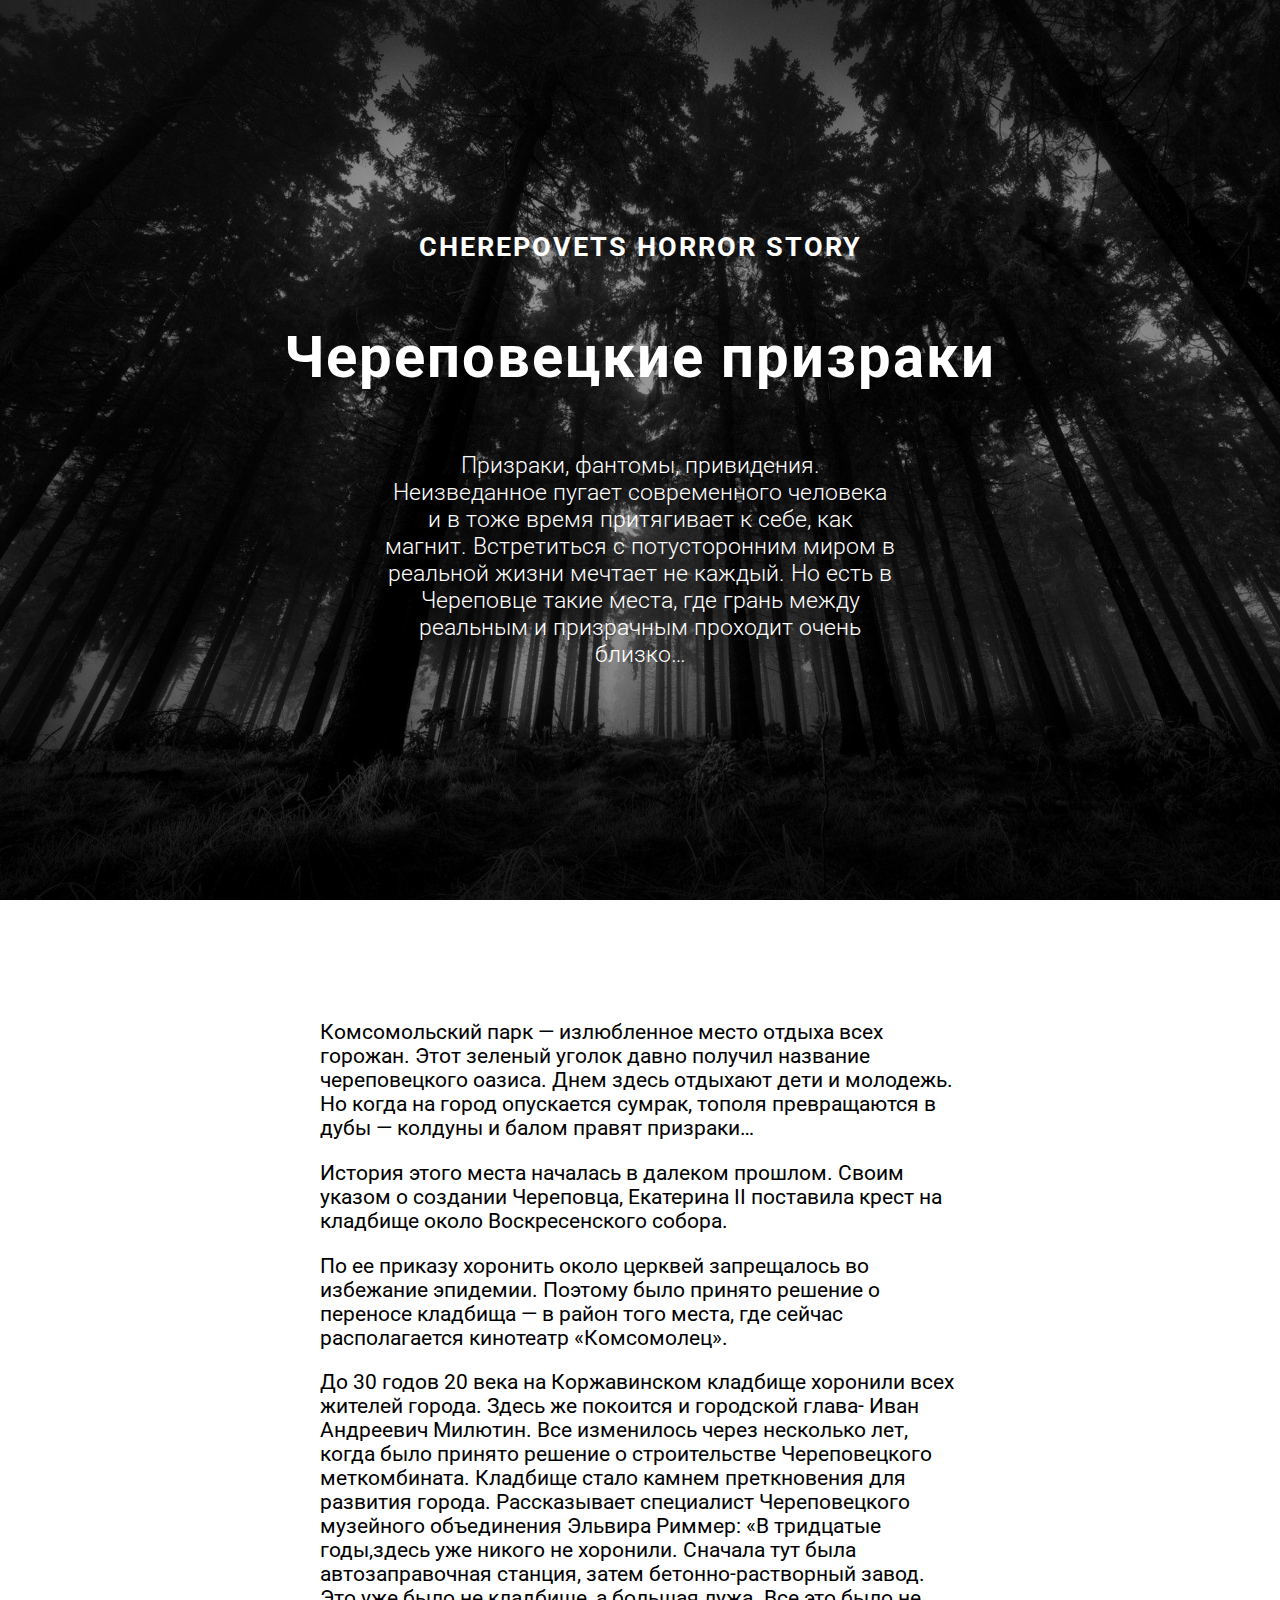
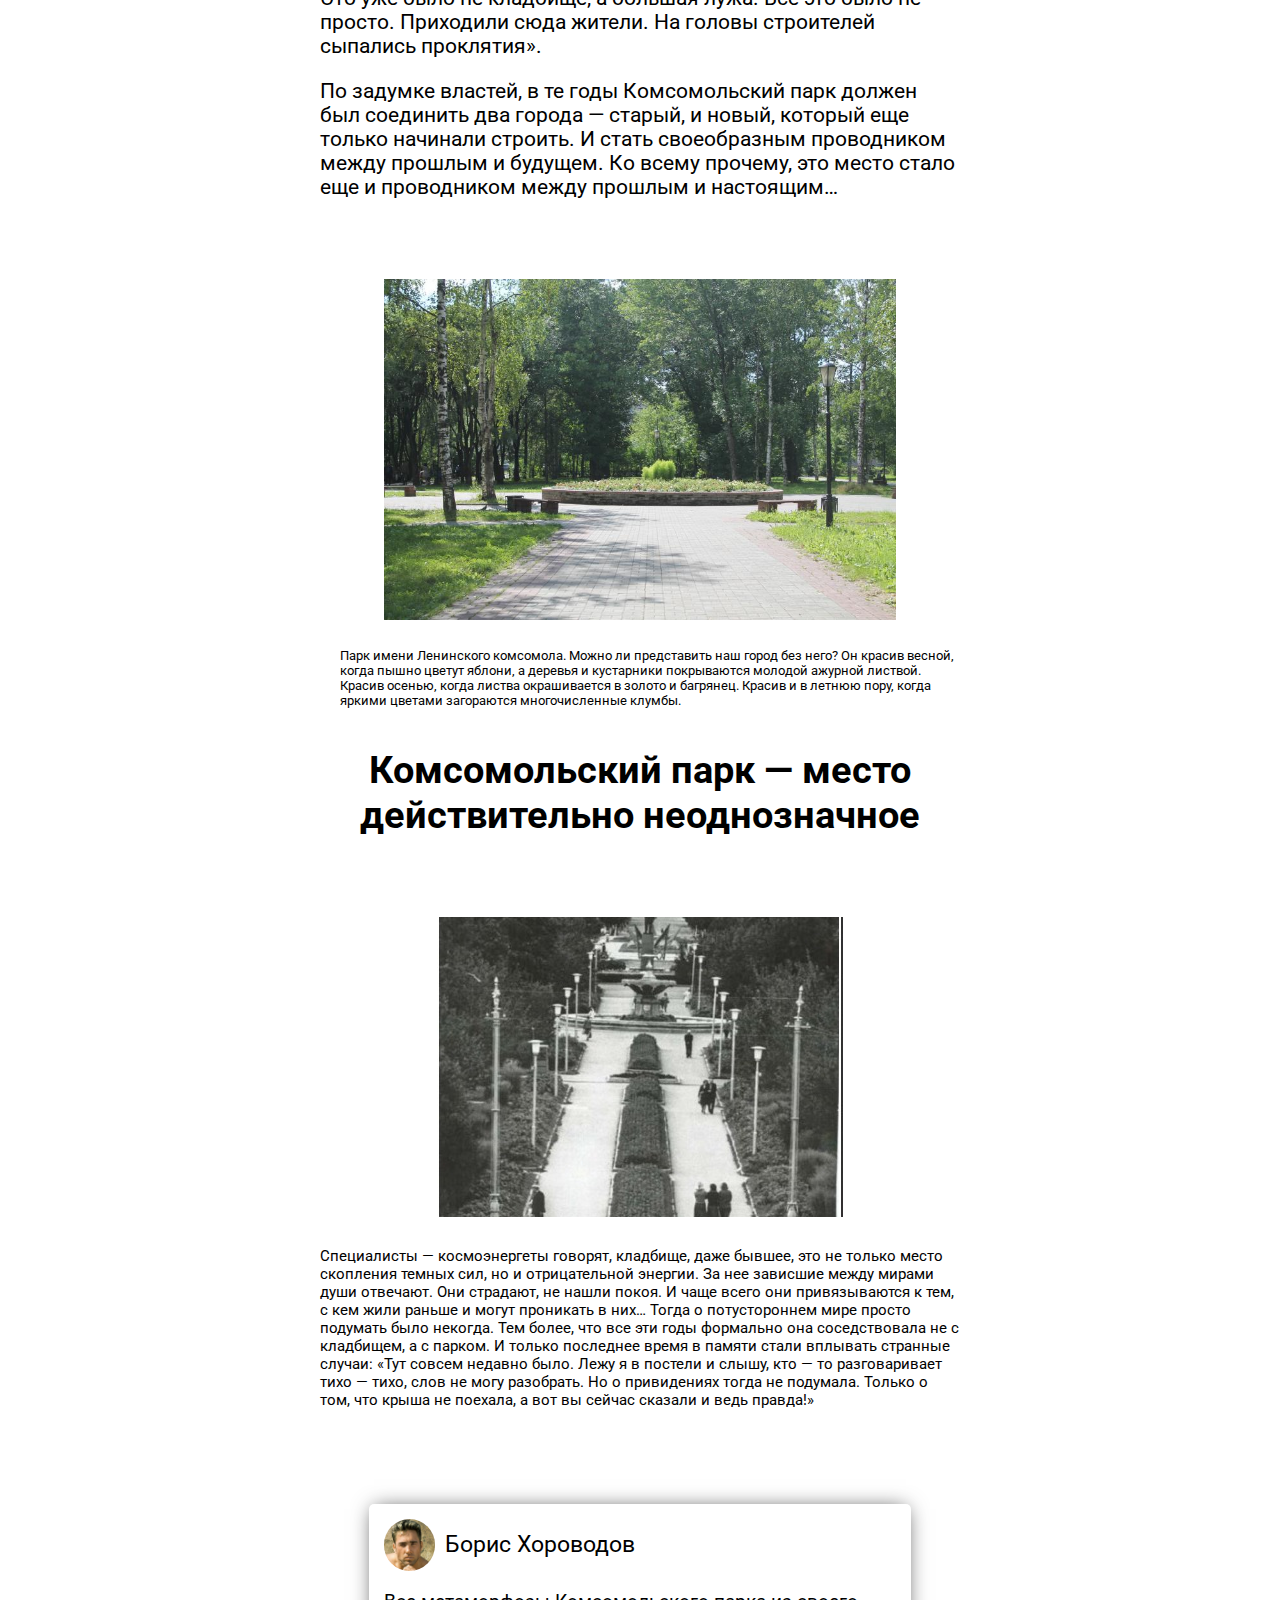
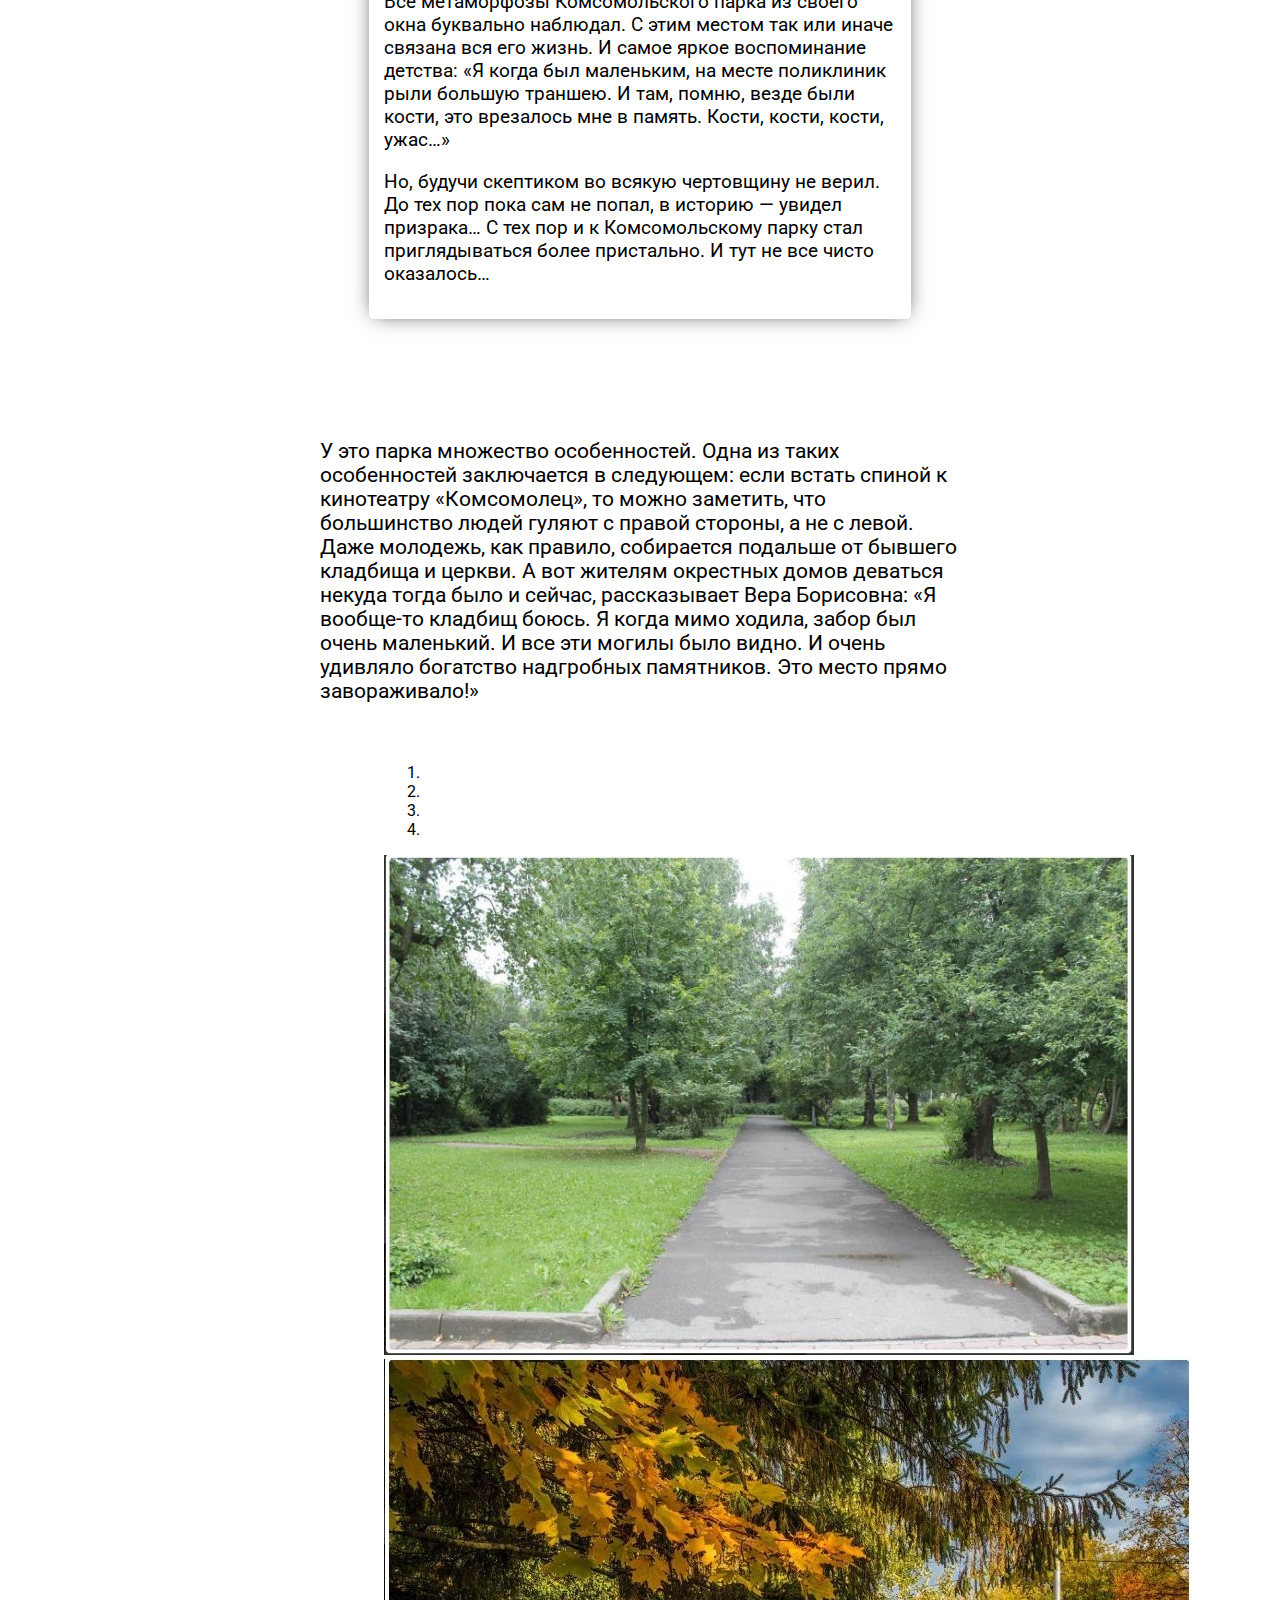
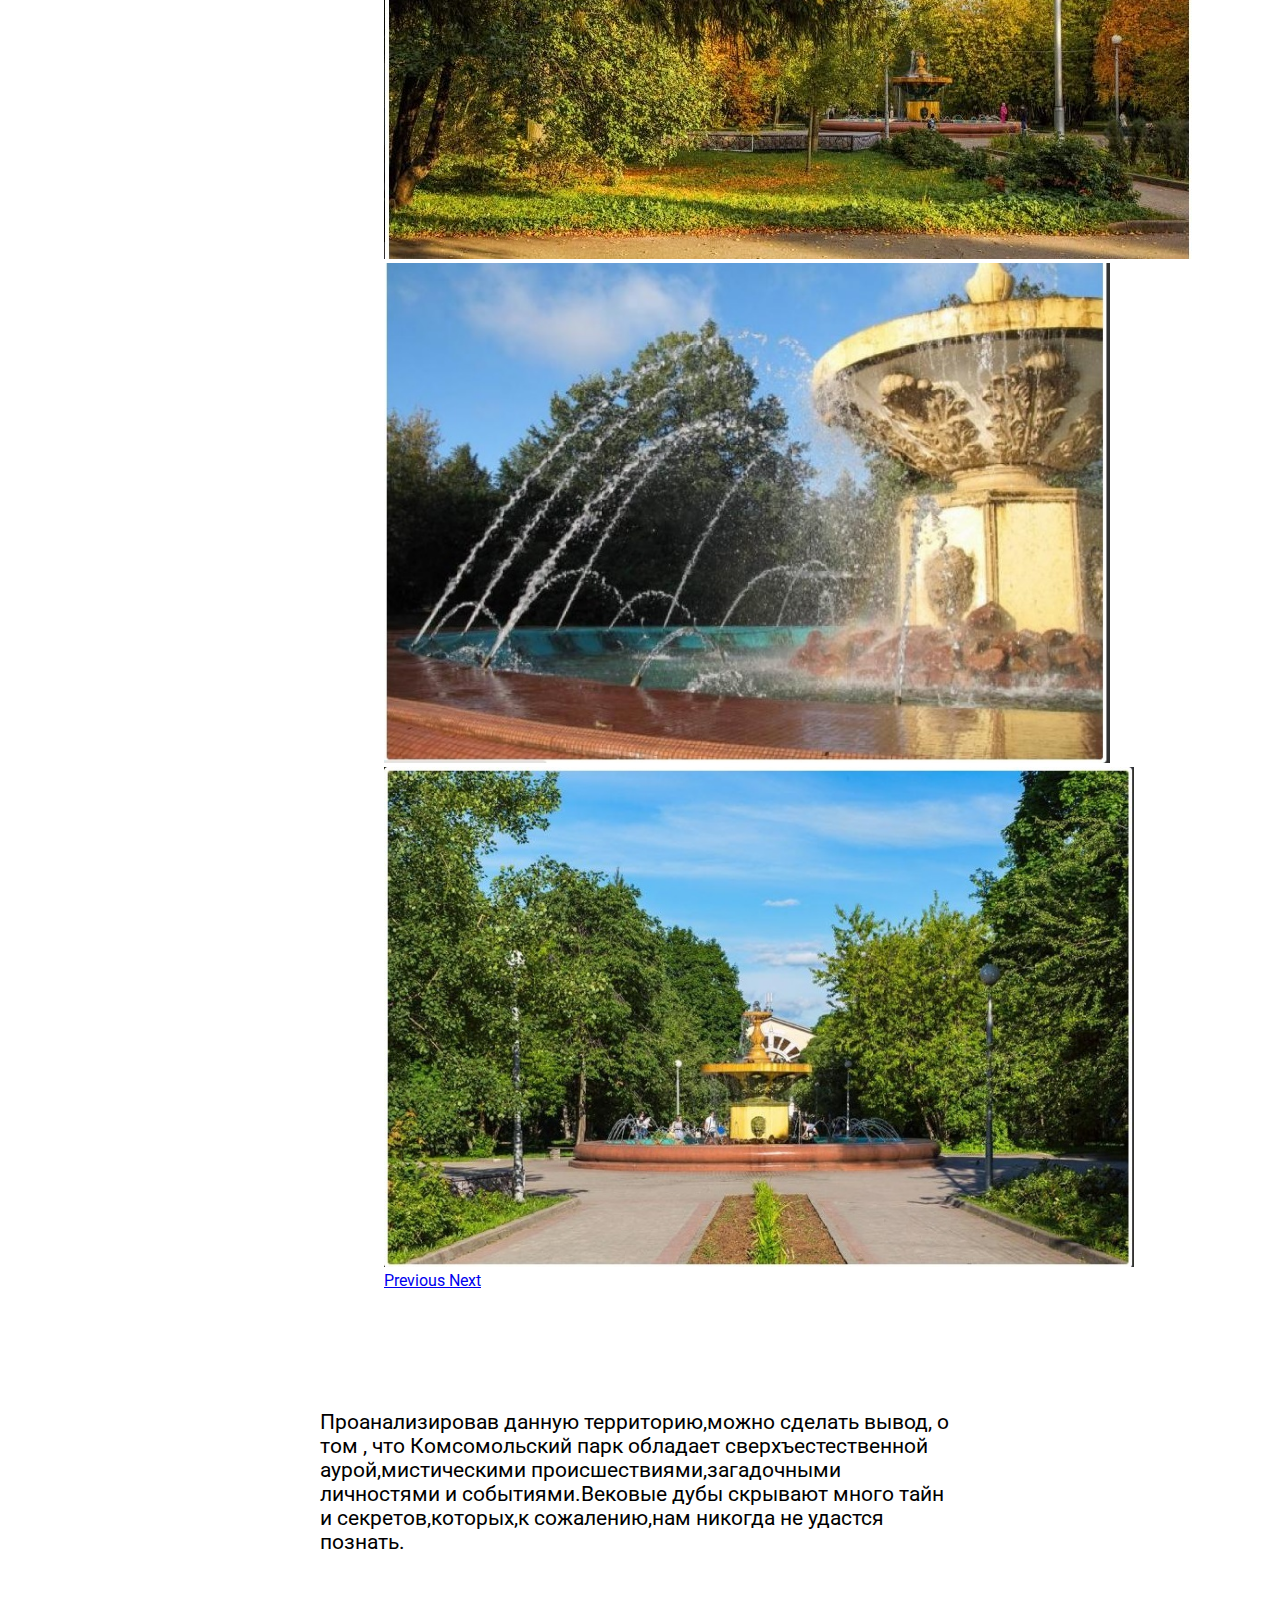
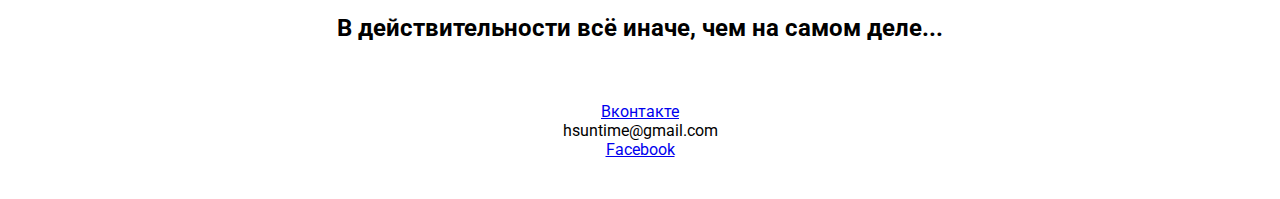
<file: docs/gachi/index.html>
<!DOCTYPE html>
<html lang="en">
<head>
    <link rel="stylesheet" href="https://stackpath.bootstrapcdn.com/bootstrap/4.1.3/css/bootstrap.min.css" integrity="sha384-MCw98/SFnGE8fJT3GXwEOngsV7Zt27NXFoaoApmYm81iuXoPkFOJwJ8ERdknLPMO" crossorigin="anonymous">
    <link href="https://fonts.googleapis.com/css?family=Roboto:300,700" rel="stylesheet">
    <link rel="stylesheet" href="all.css">
    <meta charset="UTF-8">
    <title>Череповецкие призраки</title>
</head>
<body>
    <div class="bg">
        <div class="dark-plate"></div>
        <header>
            <h2>CHEREPOVETS HORROR STORY</h2>
            <h1>Череповецкие призраки</h1>
            <p>
                Призраки, фантомы, привидения. Неизведанное пугает современного человека и в тоже время притягивает к себе,
                как магнит. Встретиться с потусторонним миром в реальной жизни мечтает не каждый. Но есть в Череповце такие
                места, где грань между реальным и призрачным проходит очень близко…
            </p>
        </header>
    </div>
    <main>
        <section class="plain-text">
            <p>
                Комсомольский парк — излюбленное место отдыха всех горожан. Этот зеленый уголок давно получил название череповецкого оазиса. Днем здесь отдыхают дети и молодежь. Но когда на город опускается сумрак, тополя превращаются в дубы — колдуны и балом правят призраки…
            </p>
            <p>
                История этого места началась в далеком прошлом. Своим указом о создании Череповца, Екатерина II поставила крест на кладбище около Воскресенского собора.
            </p>
            <p>
                По ее приказу хоронить около церквей запрещалось во избежание эпидемии. Поэтому было принято решение о переносе кладбища — в район того места, где сейчас располагается кинотеатр «Комсомолец».
            </p>
            <p>
                До 30 годов 20 века на Коржавинском кладбище хоронили всех жителей города. Здесь же покоится и городской глава- Иван Андреевич Милютин. Все изменилось через несколько лет, когда было принято решение о строительстве Череповецкого меткомбината. Кладбище стало камнем преткновения для развития города. Рассказывает специалист Череповецкого музейного объединения Эльвира Риммер: «В тридцатые годы,здесь уже никого не хоронили. Сначала тут была автозаправочная станция, затем бетонно-растворный завод. Это уже было не кладбище, а большая лужа. Все это было не просто. Приходили сюда жители. На головы строителей сыпались проклятия».
            </p>
            <p>
                По задумке властей, в те годы Комсомольский парк должен был соединить два города — старый, и новый, который еще только начинали строить. И стать своеобразным проводником между прошлым и будущем. Ко всему прочему, это место стало еще и проводником между прошлым и настоящим…
            </p>
        </section>
        <section class="image-text">
            <img src="park.jpg">
            <br/>
            <p>
                Парк имени Ленинского комсомола. Можно ли представить наш город без него? Он красив весной, когда пышно цветут яблони, а деревья и кустарники покрываются молодой ажурной листвой. Красив осенью, когда листва окрашивается в золото и багрянец. Красив и в летнюю пору, когда яркими цветами загораются многочисленные клумбы.
            </p>
        </section>
        <h1 class="title-image-text-h1">Комсомольский парк — место действительно неоднозначное</h1>
        <section class="image-text">
            <div class="height-small">
                <img src="park2.jpg">
            </div>
            <br/>
            <p class="mg-none">
                Специалисты — космоэнергеты говорят, кладбище, даже бывшее, это не только место скопления темных сил, но и отрицательной энергии. За нее зависшие между мирами души отвечают. Они страдают, не нашли покоя. И чаще всего они привязываются к тем, с кем жили раньше и могут проникать в них…
                Тогда о потустороннем мире просто подумать было некогда. Тем более, что все эти годы формально она соседствовала не с кладбищем, а с парком. И только последнее время в памяти стали вплывать странные случаи: «Тут совсем недавно было. Лежу я в постели и слышу, кто — то разговаривает тихо — тихо, слов не могу разобрать. Но о привидениях тогда не подумала. Только о том, что крыша не поехала, а вот вы сейчас сказали и ведь правда!»
            </p>
        </section>
        <section>
            <div class="comment">
                <div class="person">
                    <img src="billy.jpeg"><span>Борис Хороводов</span>
                </div>
                <p>
                    Все метаморфозы Комсомольского парка из своего окна буквально наблюдал. С этим местом так или иначе связана вся его жизнь. И самое яркое воспоминание детства: «Я когда был маленьким, на месте поликлиник рыли большую траншею. И там, помню, везде были кости, это врезалось мне в память. Кости, кости, кости, ужас…»
                </p>
                <p>
                    Но, будучи скептиком во всякую чертовщину не верил. До тех пор пока сам не попал, в историю — увидел призрака… С тех пор и к Комсомольскому парку стал приглядываться более пристально. И тут не все чисто оказалось…
                </p>
            </div>
        </section>
        <section class="plain-text">
            <p>
                У это парка множество особенностей. Одна из таких особенностей заключается в следующем: если встать спиной к кинотеатру «Комсомолец», то можно заметить, что большинство людей гуляют с правой стороны, а не с левой. Даже молодежь, как правило, собирается подальше от бывшего кладбища и церкви. А вот жителям окрестных домов деваться некуда тогда было и сейчас, рассказывает Вера Борисовна: «Я вообще-то кладбищ боюсь. Я когда мимо ходила, забор был очень маленький. И все эти могилы было видно. И очень удивляло богатство надгробных памятников. Это место прямо завораживало!»
            </p>
        </section>
        <section class="slider">
            <div id="carouselExampleIndicators" class="carousel slide" data-ride="carousel">
                <ol class="carousel-indicators">
                    <li data-target="#carouselExampleIndicators" data-slide-to="0" class="active"></li>
                    <li data-target="#carouselExampleIndicators" data-slide-to="1"></li>
                    <li data-target="#carouselExampleIndicators" data-slide-to="2"></li>
                    <li data-target="#carouselExampleIndicators" data-slide-to="3"></li>
                </ol>
                <div class="carousel-inner">
                    <div class="carousel-item active">
                        <img class="d-block w-100" src="3.jpg" alt="First slide">
                    </div>
                    <div class="carousel-item">
                        <img class="d-block w-100" src="4.jpg" alt="Second slide">
                    </div>
                    <div class="carousel-item">
                        <img class="d-block w-100" src="5.jpg" alt="Third slide">
                    </div>
                    <div class="carousel-item">
                        <img class="d-block w-100" src="6.jpg" alt="Forth slide">
                    </div>
                </div>
                <a class="carousel-control-prev" href="#carouselExampleIndicators" role="button" data-slide="prev">
                    <span class="carousel-control-prev-icon" aria-hidden="true"></span>
                    <span class="sr-only">Previous</span>
                </a>
                <a class="carousel-control-next" href="#carouselExampleIndicators" role="button" data-slide="next">
                    <span class="carousel-control-next-icon" aria-hidden="true"></span>
                    <span class="sr-only">Next</span>
                </a>
            </div>
        </section>
        <section class="plain-text">
            <p>
                Проанализировав данную территорию,можно сделать вывод, о том , что Комсомольский парк обладает сверхъестественной аурой,мистическими происшествиями,загадочными личностями и событиями.Вековые дубы скрывают много тайн и секретов,которых,к сожалению,нам никогда не удастся познать.
            </p>
        </section>
        <section class="ending">
            <h2>
                В действительности всё иначе, чем на самом деле...
            </h2>
        </section>
        <footer class="contacts">
            <a href="https://vk.com/cyxjesus">Вконтакте</a>
            <span>hsuntime@gmail.com</span>
            <a href="https://www.facebook.com/people/Konstantin-Norton/100009798877045">Facebook</a>
        </footer>
    </main>

    <script src="https://code.jquery.com/jquery-3.3.1.slim.min.js" integrity="sha384-q8i/X+965DzO0rT7abK41JStQIAqVgRVzpbzo5smXKp4YfRvH+8abtTE1Pi6jizo" crossorigin="anonymous"></script>
    <script src="https://cdnjs.cloudflare.com/ajax/libs/popper.js/1.14.3/umd/popper.min.js" integrity="sha384-ZMP7rVo3mIykV+2+9J3UJ46jBk0WLaUAdn689aCwoqbBJiSnjAK/l8WvCWPIPm49" crossorigin="anonymous"></script>
    <script src="https://stackpath.bootstrapcdn.com/bootstrap/4.1.3/js/bootstrap.min.js" integrity="sha384-ChfqqxuZUCnJSK3+MXmPNIyE6ZbWh2IMqE241rYiqJxyMiZ6OW/JmZQ5stwEULTy" crossorigin="anonymous"></script>
</body>
</html>
</file>
<file: docs/gachi-2/1.css>
@import url(https://fonts.googleapis.com/css?family=Roboto:300,400,500,600,700&subset=latin,cyrillic);.t-body{margin:0}#allrecords{-webkit-font-smoothing:antialiased;background-color:none}#allrecords a{color:#ff8562;text-decoration:none}#allrecords a[href^=tel]{color:inherit;text-decoration:none}#allrecords ol{padding-left:22px}#allrecords ul{padding-left:20px}@media print{body,html{min-width:1200px;max-width:1200px;padding:0;margin:0 auto;border:none}}.t-text{font-family:'Roboto',Arial,sans-serif;font-weight:300;color:#000}.t-text_xs{font-size:15px;line-height:1.55}.t-text_sm{font-size:18px;line-height:1.55}.t-text_md{font-size:20px;line-height:1.55}.t-text_lg{font-size:22px;line-height:1.55}.t-text_weight_plus{font-weight:400}.t-text-impact{font-family:'Roboto',Arial,sans-serif;font-weight:300;color:#000}.t-text-impact_xs{font-size:26px;line-height:1.5}.t-text-impact_sm{font-size:32px;line-height:1.35}.t-text-impact_md{font-size:38px;line-height:1.35}.t-text-impact_lg{font-size:42px;line-height:1.23}.t-name{font-family:'Roboto',Arial,sans-serif;font-weight:600;color:#000}.t-name_xs{font-size:16px;line-height:1.35}.t-name_sm{font-size:18px;line-height:1.35}.t-name_md{font-size:20px;line-height:1.35}.t-name_lg{font-size:22px;line-height:1.35}.t-name_xl{font-size:24px;line-height:1.35}.t-heading{font-family:'Roboto',Arial,sans-serif;font-weight:600;color:#000}.t-heading_xs{font-size:26px;line-height:1.23}.t-heading_sm{font-size:28px;line-height:1.17}.t-heading_md{font-size:30px;line-height:1.17}.t-heading_lg{font-size:32px;line-height:1.17}.t-title{font-family:'Roboto',Arial,sans-serif;font-weight:600;color:#000}.t-title_xxs{font-size:36px;line-height:1.23}.t-title_xs{font-size:42px;line-height:1.23}.t-title_sm{font-size:48px;line-height:1.23}.t-title_md{font-size:52px;line-height:1.23}.t-title_lg{font-size:64px;line-height:1.23}.t-title_xl{font-size:72px;line-height:1.17}.t-title_xxl{font-size:82px;line-height:1.17}.t-descr{font-family:'Roboto',Arial,sans-serif;font-weight:300;color:#000}.t-descr_xxs{font-size:14px;line-height:1.55}.t-descr_xs{font-size:16px;line-height:1.55}.t-descr_sm{font-size:18px;line-height:1.55}.t-descr_md{font-size:20px;line-height:1.55}.t-descr_lg{font-size:22px;line-height:1.55}.t-descr_xl{font-size:24px;line-height:1.5}.t-descr_xxl{font-size:26px;line-height:1.45}.t-descr_xxxl{font-size:30px;line-height:1.45;letter-spacing:.45}.t-uptitle{font-family:'Roboto',Arial,sans-serif;font-weight:600;color:#000;letter-spacing:2.5px}.t-uptitle_xs{font-size:12px}.t-uptitle_sm{font-size:14px}.t-uptitle_md{font-size:16px}.t-uptitle_lg{font-size:18px}.t-uptitle_xl{font-size:20px;letter-spacing:2px}.t-uptitle_xxl{font-size:22px;letter-spacing:2px}.t-uptitle_xxxl{font-size:24px;letter-spacing:2px}@media screen and (max-width:1200px){.t-text_xs{font-size:14px}.t-text_sm{font-size:16px}.t-text_md{font-size:18px}.t-text_lg{font-size:20px}.t-text-impact_md{font-size:30px}.t-descr_xxs{font-size:12px}.t-descr_xs{font-size:14px}.t-descr_sm{font-size:16px}.t-descr_md{font-size:18px}.t-descr_lg{font-size:20px}.t-descr_xl{font-size:22px}.t-descr_xxl{font-size:22px}.t-descr_xxxl{font-size:26px}.t-uptitle_md{font-size:14px}.t-uptitle_lg{font-size:16px}.t-uptitle_xl{font-size:18px}.t-uptitle_xxl{font-size:20px}.t-uptitle_xxxl{font-size:22px}.t-title_xxs{font-size:32px}.t-title_xs{font-size:38px}.t-title_sm{font-size:44px}.t-title_md{font-size:48px}.t-title_lg{font-size:60px}.t-title_xl{font-size:68px}.t-title_xxl{font-size:78px}.t-name_xs{font-size:14px}.t-name_sm{font-size:16px}.t-name_md{font-size:18px}.t-name_lg{font-size:20px}.t-name_xl{font-size:22px}.t-heading_xs{font-size:24px}.t-heading_sm{font-size:26px}.t-heading_md{font-size:28px}.t-heading_lg{font-size:30px}}@media screen and (max-width:640px){.t-text_xs{font-size:12px;line-height:1.45}.t-text_sm{font-size:14px;line-height:1.45}.t-text_md{font-size:16px;line-height:1.45}.t-text_lg{font-size:18px;line-height:1.45}.t-text-impact_sm{font-size:22px}.t-text-impact_md{font-size:26px}.t-text-impact_lg{font-size:28px}.t-descr_xs{font-size:12px;line-height:1.45}.t-descr_sm{font-size:14px;line-height:1.45}.t-descr_md{font-size:16px;line-height:1.45}.t-descr_lg{font-size:18px;line-height:1.45}.t-descr_xl{font-size:20px;line-height:1.4}.t-descr_xxl{font-size:20px}.t-descr_xxxl{font-size:22px}.t-uptitle_xs{font-size:10px}.t-uptitle_sm{font-size:10px}.t-uptitle_md{font-size:12px}.t-uptitle_lg{font-size:14px}.t-uptitle_xl{font-size:16px}.t-uptitle_xxl{font-size:18px}.t-uptitle_xxxl{font-size:20px}.t-title_xxs{font-size:28px}.t-title_xs{font-size:30px}.t-title_sm{font-size:30px}.t-title_md{font-size:30px}.t-title_lg{font-size:30px}.t-title_xl{font-size:32px}.t-title_xxl{font-size:36px}.t-name_xs{font-size:12px}.t-name_sm{font-size:14px}.t-name_md{font-size:16px}.t-name_lg{font-size:18px}.t-name_xl{font-size:20px}.t-heading_xs{font-size:22px}.t-heading_sm{font-size:24px}.t-heading_md{font-size:24px}.t-heading_lg{font-size:26px}}@media screen and (max-width:480px){.t-title_xl{font-size:30px}.t-title_xxl{font-size:30px}}.t-records{-webkit-font_smoothing:antialiased;background-color:none}.t-records a{color:#ff8562;text-decoration:none}.t-records a[href^=tel]{color:inherit;text-decoration:none}.t-records ol{padding-left:22px;margin-top:0;margin-bottom:10px}.t-records ul{padding-left:20px;margin-top:0;margin-bottom:10px}.t-cover{height:700px;width:100%;-webkit-background-size:cover;-moz-background-size:cover;-o-background-size:cover;background-size:cover;background-color:#000;background-repeat:no-repeat;background-position:center center;text-align:center;vertical-align:middle;position:relative;background-attachment:fixed;overflow:hidden}.t-cover__carrier{height:700px;width:100%;background-size:cover;-webkit-background-size:cover;-moz-background-size:cover;-o-background-size:cover;background-repeat:no-repeat;background-position:center center;text-align:center;vertical-align:middle;position:relative;background-attachment:fixed;transform:translate3d(0,0,0);-webkit-transform:translate3d(0,0,0);-moz-transform:unset}.t-cover__carrier.loading{opacity:0}.t-cover__carrier[data-content-cover-bg=""].loading{opacity:1!important}.t-cover__carrier.loaded{opacity:1;transition:opacity 700ms}@media screen and (max-device-width:1024px){.t-cover{background-attachment:scroll}.t-cover__carrier{background-attachment:scroll}}@media print{.t-cover{background-attachment:scroll}.t-cover__carrier{background-attachment:scroll}}.t-cover__filter{height:700px;width:100%;position:absolute;top:0;left:0}.t-cover .t-container,.t-cover .t-container_100,.t-cover .t-container_10,.t-cover .t-container_8{position:absolute;top:0;left:0;bottom:0;right:0}.t-cover__wrapper{height:700px;display:table-cell;width:1200px}.t-cover__wrapper span.space{display:inline-block;height:100%;width:1px}@media screen and (max-width:640px){.t-cover{height:400px;background-attachment:fixed}.t-cover__carrier{background-attachment:scroll!important;background-size:cover;background-position:center center}.t-cover__filter{height:400px}.t-cover__wrapper{height:400px}}@-webkit-keyframes t-arrow-bottom{0%{-moz-transform:translateY(0);-ms-transform:translateY(0);-webkit-transform:translateY(0);-o-transform:translateY(0);transform:translateY(0)}50%{-moz-transform:translateY(-7px);-ms-transform:translateY(-7px);-webkit-transform:translateY(-7px);-o-transform:translateY(-7px);transform:translateY(-7px)}55%{-moz-transform:translateY(-7px);-ms-transform:translateY(-7px);-webkit-transform:translateY(-7px);-o-transform:translateY(-7px);transform:translateY(-7px)}100%{-moz-transform:translateY(0);-ms-transform:translateY(0);-webkit-transform:translateY(0);-o-transform:translateY(0);transform:translateY(0)}}@keyframes t-arrow-bottom{0%{-moz-transform:translateY(0);-ms-transform:translateY(0);-webkit-transform:translateY(0);-o-transform:translateY(0);transform:translateY(0)}50%{-moz-transform:translateY(-7px);-ms-transform:translateY(-7px);-webkit-transform:translateY(-7px);-o-transform:translateY(-7px);transform:translateY(-7px)}55%{-moz-transform:translateY(-7px);-ms-transform:translateY(-7px);-webkit-transform:translateY(-7px);-o-transform:translateY(-7px);transform:translateY(-7px)}100%{-moz-transform:translateY(0);-ms-transform:translateY(0);-webkit-transform:translateY(0);-o-transform:translateY(0);transform:translateY(0)}}.t-cover__arrow-wrapper_animated{animation:t-arrow-bottom 1.7s infinite ease}.t-cover__arrow{position:absolute;z-index:9;bottom:40px;right:0;left:0;text-align:center}.t-cover__arrow-wrapper{display:inline-block;-webkit-transition:all ease-in-out 0.2s;-moz-transition:all ease-in-out 0.2s;-o-transition:all ease-in-out 0.2s;transition:all ease-in-out 0.2s;cursor:pointer}.t-cover__arrow-wrapper:hover{opacity:.7}.t-cover__arrow-svg{fill:#fff}@media screen and (max-width:640px){.t-cover__arrow_mobile{-moz-transform:scale(.7);-ms-transform:scale(.7);-webkit-transform:scale(.7);-o-transform:scale(.7);transform:scale(.7)}.t-cover__arrow{bottom:14px}}.t-btn{display:inline-block;font-family:'Roboto',Arial,sans-serif;height:60px;border:0 none;font-size:16px;padding-left:60px;padding-right:60px;text-align:center;white-space:nowrap;vertical-align:middle;font-weight:700;background-image:none;cursor:pointer;-webkit-appearance:none;-webkit-user-select:none;-moz-user-select:none;-ms-user-select:none;-o-user-select:none;user-select:none;-webkit-box-sizing:border-box;-moz-box-sizing:border-box;box-sizing:border-box}.t-btn td{vertical-align:middle}.t-btn_sending{opacity:.5}@media screen and (max-width:640px){.t-btn{white-space:normal;padding-left:30px;padding-right:30px}}.t-btn_xs{height:35px;font-size:13px;padding-left:15px;padding-right:15px}.t-btn_sm{height:45px;font-size:14px;padding-left:30px;padding-right:30px}.t-btn_lg{height:60px;font-size:22px;padding-left:70px;padding-right:70px}.t-btn_xl{height:80px;font-size:26px;padding-left:80px;padding-right:80px}.t-btn_xxl{height:100px;font-size:30px;padding-left:90px;padding-right:90px}@media screen and (max-width:640px){.t-btn_sm{padding-left:20px;padding-right:20px}.t-btn_lg{font-size:18px;padding-left:40px;padding-right:40px}.t-btn_xl{font-size:22px;padding-left:50px;padding-right:50px}.t-btn_xxl{font-size:26px;padding-left:60px;padding-right:60px}}.t-submit{font-family:'Roboto',Arial,sans-serif;text-align:center;height:60px;border:0 none;font-size:16px;padding-left:60px;padding-right:60px;-webkit-appearance:none;font-weight:700;white-space:nowrap;background-image:none;cursor:pointer;margin:0;-webkit-box-sizing:border-box;-moz-box-sizing:border-box;box-sizing:border-box;outline:none;background:transparent}.t-submit_sending{opacity:.5}@media screen and (max-width:640px){.t-submit{white-space:normal;padding-left:30px;padding-right:30px}}.t-input{margin:0;font-family:'Roboto',Arial,sans-serif;font-size:100%;height:60px;padding:0 20px;font-size:16px;line-height:1.33;width:100%;border:0 none;-webkit-box-sizing:border-box;-moz-box-sizing:border-box;box-sizing:border-box;outline:none;-webkit-appearance:none}.t-input::-moz-focus-inner{padding:0;border:0}.t-input_bbonly{outline:none;padding-left:0!important;padding-right:0!important;border-top:0!important;border-right:0!important;border-left:0!important;background-color:transparent!important;border-radius:0!important;border-bottom:1px solid}.t-input_pvis{padding:26px 20px 10px 20px}.t-input__vis-ph{font-size:16px;font-family:'Roboto',Arial,sans-serif;line-height:1;opacity:.5;position:absolute;left:20px;top:22px;height:16px;-webkit-transform:translateZ(0);transform:translateZ(0);-webkit-transition:transform 0.2s linear;transition:transform 0.2s linear;-webkit-transform-origin:left;transform-origin:left;pointer-events:none;white-space:nowrap}.t-input:focus~.t-input__vis-ph,.t-input_has-content+.t-input__vis-ph{-webkit-transform:translateY(-12px) scale(.7);transform:translateY(-12px) scale(.7)}.t-form_bbonly .t-input__vis-ph{left:0px!important}.t-form_bbonly .js-error-control-box .t-input__vis-ph{left:10px!important}.t-select{width:100%;box-sizing:border-box;cursor:pointer;height:60px;padding:0 45px 0 20px;font-family:'Roboto',Arial,sans-serif;font-size:16px;line-height:1.33;outline:0;border:0;border-radius:0;background:transparent;-webkit-appearance:none;appearance:none;-moz-appearance:none}.t-select_bbonly{outline:none;padding-left:0!important;padding-right:0!important;border-top:0!important;border-right:0!important;border-left:0!important;background-color:transparent!important;border-radius:0!important}.t-select_bbonly option{color:#000;background-color:#fff}.t-select__wrapper{position:relative}.t-select__wrapper:after{content:' ';width:0;height:0;border-style:solid;border-width:6px 5px 0 5px;border-color:#000 transparent transparent transparent;position:absolute;right:20px;top:0;bottom:0;margin:auto;pointer-events:none}.t-select::-ms-expand{width:0;height:0;opacity:0}.t-select__wrapper_bbonly::after{right:0px!important}.t-checkbox__control{display:block;position:relative;cursor:pointer}.t-checkbox__control .t-checkbox{position:absolute;z-index:-1;opacity:0}.t-checkbox__indicator{position:relative;display:inline-block;vertical-align:middle;height:20px;width:20px;border:2px solid #000;box-sizing:border-box;margin-right:10px;-webkit-transition:all 0.2s;transition:all 0.2s;opacity:.6}.t-checkbox__indicator:after{content:'';position:absolute;display:none;left:6px;top:2px;width:3px;height:8px;border:solid #000;border-width:0 2px 2px 0;transform:rotate(45deg)}.t-checkbox__control .t-checkbox:checked~.t-checkbox__indicator{opacity:1}.t-checkbox__control .t-checkbox:checked~.t-checkbox__indicator:after{display:block}.t-checkboxes__wrapper .t-checkbox__control{margin:10px 0}.t-radio{position:absolute;z-index:-1;opacity:0}.t-radio__control{display:table;position:relative;cursor:pointer;margin:0 0 10px 0}.t-radio__control:first-child{margin:3px 0 10px 0}.t-radio__control:last-child{margin:0 0 0 0}.t-radio__indicator{position:relative;display:inline-block;vertical-align:middle;height:20px;width:20px;border-color:#000;border-style:solid;border-width:2px;box-sizing:border-box;border-radius:50%;margin-right:10px;-webkit-transition:all 0.2s;transition:all 0.2s;opacity:.6}.t-radio__indicator:after{content:'';width:10px;height:10px;background:#000;border-radius:50%;position:absolute;top:0;bottom:0;left:0;right:0;margin:auto;opacity:0;-webkit-transition:all 0.2s;transition:all 0.2s}.t-radio__control .t-radio:checked~.t-radio__indicator:after{opacity:1}.t-radio__control .t-radio:checked~.t-radio__indicator{opacity:1}.t-inputquantity{width:70px;text-align:center;margin-left:.5rem;margin-right:.5rem}.t-inputquantity__btn{font-size:26px;cursor:pointer;margin-left:.5rem;margin-right:.5rem;-webkit-user-select:none;-moz-user-select:none;-khtml-user-select:none;-ms-user-select:none}.t-form .uploadcare-widget-button{background:#333;font-family:'Roboto',Arial,sans-serif;line-height:1.4;font-size:14px}.t-form .uploadcare-widget-button:hover{background:#444}.t-input-title{display:block;vertical-align:middle;height:100%;padding-right:10px}.t-input-subtitle{display:block;vertical-align:middle;height:100%;padding-right:10px}.t-form__bottom-text{margin-top:30px;text-align:center}.t-input-error{display:none;color:red;font-family:'Roboto',Arial,sans-serif;font-size:13px;margin-top:5px}.t-form .js-error-control-box .t-input-error{display:block}.t-form .js-error-control-box .t-input,.t-form .js-error-control-box .t-checkbox__control,.t-form .js-error-control-box .t-checkboxes__wrapper,.t-form .js-error-control-box .t-select__wrapper,.t-form .js-error-control-box .t-radio__wrapper,.t-form .js-error-control-box .uploadcare-widget{border:1px solid red!important}.t-form .js-error-control-box .t-checkboxes__wrapper,.t-form .js-error-control-box .t-radio__wrapper,.t-form .js-error-control-box .t-checkbox__control{padding:10px}.t-form .js-error-control-box .t-checkboxes__wrapper .t-checkbox__control{border:none!important;padding:0}.t-form .js-error-control-box .t-input.t-input_bbonly{padding-left:10px!important}.t-form__errorbox-bottom{display:none}.t-form__errorbox-wrapper{background:#F95D51;padding:10px;text-align:center;margin-bottom:20px;font-family:'Roboto',Arial,sans-serif}.t-form__errorbox-text{color:#fff;box-sizing:border-box;padding:0 10px 10px 10px;font-family:'Roboto',Arial,sans-serif}.t-form__errorbox-item{padding-top:10px;display:none;font-family:'Roboto',Arial,sans-serif}.t-form__successbox{text-align:center;background:#62C584;color:#fff;padding:20px;margin-bottom:20px;font-family:'Roboto',Arial,sans-serif}@keyframes t-submit-spinner{to{transform:rotate(360deg)}}.t-form .t-submit{position:relative}.t-form .t-submit.t-btn_sending{color:transparent!important}.t-form .t-btn_sending:before{content:'';box-sizing:border-box;position:absolute;top:50%;left:50%;width:30px;height:30px;margin-top:-15px;margin-left:-15px;border-radius:50%;border:2px solid #ccc;border-top-color:#333;animation:t-submit-spinner .6s linear infinite}.t-btntext{font-family:'Roboto',Arial,sans-serif;color:#000;font-size:20px;line-height:1.55;font-weight:700;text-decoration:none;cursor:pointer;display:inline-block}.t-btntext_sm{font-size:16px}.t-btntext_lg{font-size:24px}.t-uppercase.t-btntext{font-size:16px}.t-uppercase.t-btntext_sm{font-size:14px}.t-uppercase.t-btntext_lg{font-size:20px}.t-btntext:after{content:"\00a0в†’";font-family:Arial,Helvetica,sans-serif}@media screen and (max-width:640px){.t-btntext_lg{font-size:20px}}@media screen and (max-width:1200px){.t-screenmin-1200px{display:none}}@media screen and (max-width:980px){.t-screenmin-980px{display:none}}@media screen and (max-width:640px){.t-screenmin-640px{display:none}}@media screen and (max-width:480px){.t-screenmin-480px{display:none}}@media screen and (max-width:320px){.t-screenmin-320px{display:none}}@media screen and (min-width:321px){.t-screenmax-320px{display:none}}@media screen and (min-width:481px){.t-screenmax-480px{display:none}}@media screen and (min-width:641px){.t-screenmax-640px{display:none}}@media screen and (min-width:981px){.t-screenmax-980px{display:none}}@media screen and (min-width:1201px){.t-screenmax-1200px{display:none}}.t-hidden{display:none}.t-opacity_50{filter:alpha(opacity=50);KHTMLOpacity:.5;MozOpacity:.5;opacity:.5}.t-opacity_70{filter:alpha(opacity=70);KHTMLOpacity:.7;MozOpacity:.7;opacity:.7}.t-uppercase{text-transform:uppercase}.t-align_center{text-align:center}.t-align_left{text-align:left}.t-align_right{text-align:right}.t-margin_auto{margin-left:auto;margin-right:auto}.t-valign_middle{vertical-align:middle}.t-valign_top{vertical-align:top}.t-valign_bottom{vertical-align:bottom}.t-margin_left_auto{margin-right:0;margin-left:auto}.yashare-style .b-share-btn__facebook,.yashare-style .b-share-btn__twitter,.yashare-style .b-share-btn__vkontakte{background-color:transparent!important}.yashare-style .b-share__link{-webkit-border-radius:0px!important;border-radius:0px!important}.yashare-style-black-white .b-share-btn__wrap{background-color:#000!important;padding:5px!important}.yashare-style-transp-white .b-share-btn__wrap{padding:5px!important}.yashare-style-transp-white .b-share-counter{color:#fff;font-weight:700}.yashare-style-white-black .b-share-btn__wrap{background-color:#fff!important;padding:5px!important}.yashare-style-white-black .b-share-icon{background-image:url(//static.tildacdn.com/img/b-share_counter_large_white.png)!important}.yashare-style-transp-black .b-share-btn__wrap{padding:5px!important}.yashare-style-transp-black .b-share-icon{background-image:url(//static.tildacdn.com/img/b-share_counter_large_white.png)!important}.yashare-style-transp-black .b-share-counter{color:#000;font-weight:700}.ya-share2 ul{padding-left:0px!important}.carousel{position:relative}.carousel ol{padding-left:0px!important}.carousel-inner{position:relative;width:100%;overflow:hidden}.carousel-inner>.item{position:relative;display:none;-webkit-transition:0.6s ease-in-out left;transition:0.6s ease-in-out left}.carousel-inner>.item>img,.carousel-inner>.item>a>img{display:block;height:auto;line-height:1}.carousel-inner .widthauto{width:auto;max-width:100%;vertical-align:middle}.carousel-inner>.active,.carousel-inner>.next,.carousel-inner>.prev{display:block}.carousel-inner>.active{left:0}.carousel-inner>.next,.carousel-inner>.prev{position:absolute;top:0;width:100%}.carousel-inner>.next{left:100%}.carousel-inner>.prev{left:-100%}.carousel-inner>.next.left,.carousel-inner>.prev.right{left:0}.carousel-inner>.active.left{left:-100%}.carousel-inner>.active.right{left:100%}.carousel-control{position:absolute;top:0;bottom:0;left:0;width:15%;opacity:.2;filter:alpha(opacity=20)}.carousel-control.right{right:0;left:auto}.carousel-control .carousel-control-left{position:absolute;top:48%;z-index:5;display:inline-block;left:20%;height:34px;width:21px;background:url(//static.tildacdn.com/img/aboutSliderControls.png) no-repeat}.carousel-control .carousel-control-left-white{position:absolute;top:48%;z-index:5;display:inline-block;left:20%;height:34px;width:21px;background:url(//static.tildacdn.com/img/aboutSliderControls_white.png) no-repeat}.carousel-control .carousel-control-right{position:absolute;top:48%;z-index:5;display:inline-block;right:20%;height:34px;width:21px;background:url(//static.tildacdn.com/img/aboutSliderControls.png) no-repeat;background-position:left bottom}.carousel-control .carousel-control-right-white{position:absolute;top:48%;z-index:5;display:inline-block;right:20%;height:34px;width:21px;background:url(//static.tildacdn.com/img/aboutSliderControls_white.png) no-repeat;background-position:left bottom}.carousel-indicators{position:absolute;bottom:10px;left:50%;z-index:15;width:60%;padding-left:0;margin-left:-30%;text-align:center;list-style:none}.carousel-indicators.dotsbottom{bottom:-60px}.carousel-indicators li{display:inline-block;width:10px;height:10px;margin:1px;margin-left:5px;margin-right:5px;text-indent:-999px;cursor:pointer;background-color:#000;border:none;border-radius:10px}.carousel-indicators .active{width:10px;height:10px;margin:0;margin-left:4px;margin-right:4px;border:1px solid #000;border-radius:10px;background-color:transparent}.carousel-indicators li.white{background-color:#fff}.carousel-indicators li.white.active{border:1px solid #fff;border-radius:10px;background-color:transparent}.carousel-caption-imgs h6{font-family:'Roboto',Arial,sans-serif;color:#000;font-weight:400;font-size:14px;line-height:28px;padding-top:28px;padding-bottom:0;text-align:center}.carousel-caption-imgs p{font-family:'Roboto',Arial,sans-serif;color:#000;font-size:14px;line-height:28px;padding-top:14px;padding-bottom:14px;text-align:center}.carousel-title{font-family:'Roboto',Arial,sans-serif;color:#000;font-size:18px;line-height:28px;padding-top:36px;padding-bottom:14px;text-align:center}.carousel-descr{font-family:'Roboto',Arial,sans-serif;color:#000;font-size:14px;line-height:28px;padding-top:14px;padding-bottom:14px;text-align:center}@media screen and (min-width:768px){.carousel-indicators{bottom:20px}}.clearfix:before,.clearfix:after{display:table;content:" "}.clearfix:after{clear:both}.center-block{display:block;margin-right:auto;margin-left:auto}@media screen and (max-width:960px){.carousel-control .carousel-control-left{left:10%}.carousel-control .carousel-control-left-white{left:10%}.carousel-control .carousel-control-right{right:10%}.carousel-control .carousel-control-right-white{right:10%}}.t-tildalabel{background-color:#000;color:#fff;width:100%;height:70px;font-family:Arial;font-size:14px}.t-tildalabel:hover .t-tildalabel__wrapper{opacity:1}.t-tildalabel_white{background-color:#fff;color:#000}.t-tildalabel_gray{background-color:#eee;color:#000}.t-tildalabel__wrapper{display:table;height:30px;width:270px;margin:0 auto;padding-top:20px;opacity:.4}.t-tildalabel__txtleft{display:table-cell;width:120px;height:30px;vertical-align:middle;text-align:right;padding-right:12px;font-weight:300;font-size:12px}.t-tildalabel__wrapimg{display:table-cell;width:30px;height:30px;vertical-align:middle}.t-tildalabel__img{width:30px;height:30px;vertical-align:middle}.t-tildalabel__txtright{display:table-cell;width:120px;height:30px;vertical-align:middle;padding-left:12px;font-weight:500;letter-spacing:2px}.t-tildalabel__link{color:#fff;text-decoration:none;vertical-align:middle}.t-tildalabel_white .t-tildalabel__link,.t-tildalabel_gray .t-tildalabel__link{color:#000}.t-tildalabel-free{padding:35px 0 45px;height:auto;text-align:center}.t-tildalabel-free__main{max-width:340px;display:block;margin:0 auto;line-height:1.4;letter-spacing:.2px;color:inherit;opacity:.4}.t-tildalabel-free__links-wr{display:table;margin:30px auto 0}.t-tildalabel-free__txt-link{display:table-cell;padding:0 15px;font-size:13px;text-decoration:none;color:inherit;opacity:.25}.t-tildalabel-free__txt-link:hover,.t-tildalabel-free__main:hover{opacity:1}@media screen and (max-width:640px){.t-tildalabel-free__txt-link{display:block;padding:5px 30px}.t-tildalabel-free__main{opacity:.7}.t-tildalabel-free__txt-link{opacity:.4}}.t-carousel{position:relative}.t-carousel__inner{position:relative;overflow:hidden;margin:0 auto}.t-carousel__slides{position:relative}.t-carousel__inner>.t-carousel__item{position:relative;display:none;-webkit-transition:0 ease-in-out left;-moz-transition:0 ease-in-out left;-o-transition:0 ease-in-out left;transition:0 ease-in-out left}.t-carousel__inner>.t-carousel__item.t-carousel__animation_fast{-webkit-transition:.3s ease-in-out left;-moz-transition:.3s ease-in-out left;-o-transition:.3s ease-in-out left;transition:.3s ease-in-out left}.t-carousel__inner>.t-carousel__item.t-carousel__animation_slow{-webkit-transition:.6s ease-in-out left;-moz-transition:.6s ease-in-out left;-o-transition:.6s ease-in-out left;transition:.6s ease-in-out left}.t-carousel__item__wrapper{position:relative;margin:0 auto}.t-carousel__item__img{background-size:contain;background-repeat:no-repeat;background-position:center;position:absolute;top:0;right:0;bottom:0;left:0}.t-carousel_cover .t-carousel__item__img{background-size:cover}.t-carousel__inner>.active,.t-carousel__inner>.next,.t-carousel__inner>.prev{display:block}.t-carousel__inner>.active{left:0}.t-carousel__inner>.next,.t-carousel__inner>.prev{position:absolute;top:0;width:100%}.t-carousel__inner>.next{left:100%}.t-carousel__inner>.prev{left:-100%}.t-carousel__inner>.next.left,.t-carousel__inner>.prev.right{left:0}.t-carousel__inner>.active.left{left:-100%}.t-carousel__inner>.active.right{left:100%}.t-carousel__arrows__container{position:absolute;top:0;left:0;right:0;bottom:0;margin:0 auto;pointer-events:none;filter:progid:DXImageTransform.Microsoft.AlphaImageLoader(src='[data-uri]',sizingMethod='scale');background:none!important}.t-carousel__arrow_outsidesmall .t-carousel__arrow__wrapper_left{left:16px}.t-carousel__arrow_outsidesmall .t-carousel__arrow__wrapper_right{right:16px}.t-carousel__arrow_outsidemiddle .t-carousel__arrow__wrapper_left{left:20px}.t-carousel__arrow_outsidemiddle .t-carousel__arrow__wrapper_right{right:20px}.t-carousel__control{position:absolute;top:0;bottom:0;left:0;width:15%;-webkit-transition:all ease-in-out 0.3s;-moz-transition:all ease-in-out 0.3s;-o-transition:all ease-in-out 0.3s;transition:all ease-in-out 0.3s;pointer-events:auto}.t-carousel__control:hover{opacity:.6}.t-carousel__arrow{width:34px;height:34px;background:transparent;-moz-transform:rotate(45deg);-ms-transform:rotate(45deg);-webkit-transform:rotate(45deg);-o-transform:rotate(45deg);transform:rotate(45deg)}.t-carousel__arrow.t-carousel__arrow_small{width:20px;height:20px}.t-carousel__arrow.t-carousel__arrow_large{width:54px;height:54px}.t-carousel__arrow__wrapper{-moz-transform:translateY(-50%);-ms-transform:translateY(-50%);-webkit-transform:translateY(-50%);-o-transform:translateY(-50%);transform:translateY(-50%);position:absolute;top:50%}.t-carousel__arrow__wrapper_left{left:30px}.t-carousel__arrow__wrapper_right{right:30px}.t-carousel__arrow_right{border-top:3px solid;border-right:3px solid}.t-carousel__arrow_right.t-carousel__arrow_light{border-top:1px solid;border-right:1px solid}.t-carousel__arrow_right.t-carousel__arrow_bold{border-top:6px solid;border-right:6px solid}.t-carousel__arrow_left{border-left:3px solid;border-bottom:3px solid}.t-carousel__arrow_left.t-carousel__arrow_light{border-left:1px solid;border-bottom:1px solid}.t-carousel__arrow_left.t-carousel__arrow_bold{border-left:6px solid;border-bottom:6px solid}.t-carousel__control.right{right:0;left:auto}@media screen and (max-width:768px){.t-carousel__control .t-carousel__arrow{width:12px;height:12px}.t-carousel-control{width:10%}.t-carousel__arrow__left{left:15px}.t-carousel__arrow__right{right:15px}}.t-carousel__indicators.carousel-indicators{z-index:15;text-align:center;list-style:none;position:relative;padding-left:0!important;margin:0 auto;padding:20px 0;bottom:auto;left:auto}.t-carousel__indicators.t-carousel__indicators_light{padding:15px 0 18px}.t-carousel__indicators.t-carousel__indicators_bold{padding:24px 0 21px}.t-carousel__indicators .t-carousel__indicator{display:inline-block;width:8px;height:8px;margin:0 6px;text-indent:-999px;cursor:pointer;background-color:#222;border:none;border-radius:10px;opacity:.4;-webkit-transition:.2s ease-in-out opacity;-moz-transition:.2s ease-in-out opacity;-o-transition:.2s ease-in-out opacity;transition:.2s ease-in-out opacity}@media screen and (max-width:640px){.t-carousel__indicators.carousel-indicators,.t-carousel__indicators.t-carousel__indicators_light,.t-carousel__indicators.t-carousel__indicators_bold{padding:15px 0}}.t-carousel__indicators.t-carousel__indicators_light .t-carousel__indicator{width:4px;height:4px;margin:0 5px}.t-carousel__indicators.t-carousel__indicators_bold .t-carousel__indicator{width:10px;height:10px;margin:0 6px}.t-carousel__indicators .t-carousel__indicator:hover{opacity:.8}.t-carousel__indicators .t-carousel__indicator.active{opacity:1}.t-carousel__indicators.t-carousel__indicators_inside{position:absolute;bottom:0;left:0;right:0}.t-carousel__caption-inside{display:none}.t-carousel__caption_wrapper{border-top:1px solid #eee;padding:14px 0}.t-carousel__descr{margin-top:5px;color:#777}.t-mbfix{opacity:.01;-webkit-transform:translateX(0);-ms-transform:translateX(0);transform:translateX(0);position:fixed;width:100%;height:500px;background-color:white;top:0;left:0;z-index:10000;-webkit-transition:all 0.1s ease;transition:all 0.1s ease}.t-mbfix_hide{-webkit-transform:translateX(3000px);-ms-transform:translateX(3000px);transform:translateX(3000px)}.r_anim{-webkit-transition:opacity 0.5s;transition:opacity 0.5s}.r_hidden{opacity:0}.r_showed{opacity:1}img:not([src]){visibility:hidden}.t-rec_pt_0{padding-top:0}.t-rec_pt_15{padding-top:15px}.t-rec_pt_30{padding-top:30px}.t-rec_pt_45{padding-top:45px}.t-rec_pt_60{padding-top:60px}.t-rec_pt_75{padding-top:75px}.t-rec_pt_90{padding-top:90px}.t-rec_pt_105{padding-top:105px}.t-rec_pt_120{padding-top:120px}.t-rec_pt_135{padding-top:135px}.t-rec_pt_150{padding-top:150px}.t-rec_pt_165{padding-top:165px}.t-rec_pt_180{padding-top:180px}.t-rec_pt_195{padding-top:195px}.t-rec_pt_210{padding-top:210px}.t-rec_pb_0{padding-bottom:0}.t-rec_pb_15{padding-bottom:15px}.t-rec_pb_30{padding-bottom:30px}.t-rec_pb_45{padding-bottom:45px}.t-rec_pb_60{padding-bottom:60px}.t-rec_pb_75{padding-bottom:75px}.t-rec_pb_90{padding-bottom:90px}.t-rec_pb_105{padding-bottom:105px}.t-rec_pb_120{padding-bottom:120px}.t-rec_pb_135{padding-bottom:135px}.t-rec_pb_150{padding-bottom:150px}.t-rec_pb_165{padding-bottom:165px}.t-rec_pb_180{padding-bottom:180px}.t-rec_pb_195{padding-bottom:195px}.t-rec_pb_210{padding-bottom:210px}@media screen and (max-width:480px){.t-rec_pt_0{padding-top:0}.t-rec_pt_15{padding-top:15px}.t-rec_pt_30{padding-top:30px}.t-rec_pt_45{padding-top:45px}.t-rec_pt_60{padding-top:60px}.t-rec_pt_75{padding-top:75px}.t-rec_pt_90{padding-top:90px}.t-rec_pt_105{padding-top:90px}.t-rec_pt_120{padding-top:90px!important}.t-rec_pt_135{padding-top:90px!important}.t-rec_pt_150{padding-top:90px!important}.t-rec_pt_165{padding-top:90px!important}.t-rec_pt_180{padding-top:120px!important}.t-rec_pt_195{padding-top:120px!important}.t-rec_pt_210{padding-top:120px!important}.t-rec_pb_0{padding-bottom:0}.t-rec_pb_15{padding-bottom:15px}.t-rec_pb_30{padding-bottom:30px}.t-rec_pb_45{padding-bottom:45px}.t-rec_pb_60{padding-bottom:60px}.t-rec_pb_75{padding-bottom:75px}.t-rec_pb_90{padding-bottom:90px}.t-rec_pb_105{padding-bottom:90px}.t-rec_pb_120{padding-bottom:90px!important}.t-rec_pb_135{padding-bottom:90px!important}.t-rec_pb_150{padding-bottom:90px!important}.t-rec_pb_165{padding-bottom:90px!important}.t-rec_pb_180{padding-bottom:120px!important}.t-rec_pb_195{padding-bottom:120px!important}.t-rec_pb_210{padding-bottom:120px!important}}@media screen and (max-width:480px){.t-rec_pt-res-480_0{padding-top:0!important}.t-rec_pt-res-480_15{padding-top:15px!important}.t-rec_pt-res-480_30{padding-top:30px!important}.t-rec_pt-res-480_45{padding-top:45px!important}.t-rec_pt-res-480_60{padding-top:60px!important}.t-rec_pt-res-480_75{padding-top:75px!important}.t-rec_pt-res-480_90{padding-top:90px!important}.t-rec_pt-res-480_105{padding-top:105px!important}.t-rec_pt-res-480_120{padding-top:120px!important}.t-rec_pt-res-480_135{padding-top:135px!important}.t-rec_pt-res-480_150{padding-top:150px!important}.t-rec_pt-res-480_165{padding-top:165px!important}.t-rec_pt-res-480_180{padding-top:180px!important}.t-rec_pt-res-480_195{padding-top:195px!important}.t-rec_pt-res-480_210{padding-top:210px!important}.t-rec_pb-res-480_0{padding-bottom:0!important}.t-rec_pb-res-480_15{padding-bottom:15px!important}.t-rec_pb-res-480_30{padding-bottom:30px!important}.t-rec_pb-res-480_45{padding-bottom:45px!important}.t-rec_pb-res-480_60{padding-bottom:60px!important}.t-rec_pb-res-480_75{padding-bottom:75px!important}.t-rec_pb-res-480_90{padding-bottom:90px!important}.t-rec_pb-res-480_105{padding-bottom:105px!important}.t-rec_pb-res-480_120{padding-bottom:120px!important}.t-rec_pb-res-480_135{padding-bottom:135px!important}.t-rec_pb-res-480_150{padding-bottom:150px!important}.t-rec_pb-res-480_165{padding-bottom:165px!important}.t-rec_pb-res-480_180{padding-bottom:180px!important}.t-rec_pb-res-480_195{padding-bottom:195px!important}.t-rec_pb-res-480_210{padding-bottom:210px!important}}.t-body_scroll-locked{position:fixed;left:0;width:100%;height:100%;overflow:hidden}.t001__wrapper{padding-top:42px;padding-bottom:42px}.t001__uptitle{color:#fff;padding-bottom:60px;padding-top:30px}.t001__title{color:#fff;padding:24px 0 38px 0;letter-spacing:.5px}.t001__descr{color:#fff;padding:0 0 30px 0}.t001__descr_center{max-width:700px;margin:0 auto}.t001__descr_center a{color:#fff!important;font-weight:600}@media screen and (max-width:640px){.t001__title{padding-left:10px;padding-right:10px}.t001__uptitle{padding-left:10px;padding-right:10px}.t001__descr{padding-left:10px;padding-right:10px;font-size:14px;line-height:20px}}.t046__text{text-align:center;padding-top:10px;padding-bottom:4px}.t081__col{margin:0 auto;text-align:center}.t081__img{border-radius:50%;-moz-border-radius:50%;-webkit-border-radius:50%;width:150px;height:150px;max-width:150px;box-sizing:content-box;margin-top:17px;margin-bottom:14px}.t081__title{padding-top:8px;padding-bottom:5px}.t081__descr{font-size:16px;line-height:26px;padding-top:0;padding-bottom:6px}.t004{padding-top:8px;padding-bottom:6px}.t004__text-column-count_2{column-count:2;column-gap:40px;-moz-column-count:2;-moz-column-gap:40px;-webkit-column-count:2;-webkit-column-gap:40px}.t004__text-column-count_3{column-count:3;column-gap:40px;-moz-column-count:3;-moz-column-gap:40px;-webkit-column-count:3;-webkit-column-gap:40px}.t004__text-column-count_4{column-count:4;column-gap:40px;-moz-column-count:4;-moz-column-gap:40px;-webkit-column-count:4;-webkit-column-gap:40px}.t004__initial-letter:first-child::first-letter{font-size:100px;float:left;margin:-30px 20px -30px 0}.t004 table{border-collapse:collapse;font-size:1em;width:100%}.t004 table td,.t004 table th{padding:5px;border:1px solid #ddd;vertical-align:top}.t004 table thead td,.t004 table th{font-weight:700;border-bottom-color:#888}@media screen and (max-width:1200px){.t004__text-column-count_2,.t004__text-column-count_3,.t004__text-column-count_4{column-gap:20px;-moz-column-gap:20px;-webkit-column-gap:20px}}@media screen and (max-width:960px){.t004__text-column-count_2,.t004__text-column-count_3,.t004__text-column-count_4{column-count:1;column-gap:0;-moz-column-count:1;-moz-column-gap:0;-webkit-column-count:1;-webkit-column-gap:0}}@media screen and (max-width:640px){.t004 h1{font-size:28px;line-height:35px}}.t118{padding-top:28px;padding-bottom:28px}.t118__line{height:1px;background-color:#000;border:none;opacity:.2;filter:alpha(opacity=20)}.t214 .t-row{clear:both}.t214__blockimg{max-width:360px;height:360px;margin-bottom:20px}.t214__title{padding-bottom:14px}.t214__descr{font-size:14px;line-height:24px;padding-bottom:14px}.t214__textwrapper{margin-bottom:10px}@media screen and (max-width:1200px){.t214__blockimg{height:320px}}@media screen and (max-width:960px){.t214__blockimg{height:360px;margin-right:auto;margin-left:auto}.t214__textwrapper{max-width:360px;margin-right:auto;margin-left:auto}}@media screen and (max-width:320px){.t214__blockimg{height:320px}}.t164__wrapper{padding-top:42px;padding-bottom:42px}.t164__text{padding-top:8px;padding-bottom:6px;color:#fff}.t164__descr{padding-bottom:16px;margin-top:-3px;color:#fff}.t164__title{padding-bottom:12px;color:#fff}.t164__subtitle{font-size:14px;color:#fff;line-height:28px;margin-top:-12px;padding-bottom:14px}.t188__wrapone{position:relative;right:50%;float:right}.t188__wraptwo{position:relative;z-index:1;right:-50%}.t188__sociallinkimg{display:inline-block;padding-left:5px;padding-right:5px}.t188__imgwrapper{background-size:contain;background-repeat:no-repeat;background-position:center}
</file>
<file: docs/gachi-2/2.css>
.t-clear,.t-container:after,.t-container_100:after,.t-container_10:after,.t-container_8:after{clear:both}*,:after,:before{-webkit-box-sizing:content-box;-moz-box-sizing:content-box;box-sizing:content-box}a,b,blockquote,center,code,div,h1,h2,h3,h4,h5,h6,i,img,p,pre,span,table,td,th,tr,u,video{margin:0;padding:0;border:0}.t-row{margin:0}.t-container,.t-container_10,.t-container_8{margin-left:auto;margin-right:auto;padding:0;width:100%}.t-container{max-width:1200px}.t-container.flexx,.t-container_flex{display:-webkit-box;display:-moz-box;display:-ms-flexbox;display:-webkit-flex;display:flex}.t-container_100{width:100%;padding:0}.t-container_10{max-width:1000px}.t-container_8{max-width:800px}.t-container:after,.t-container:before,.t-container_100:after,.t-container_100:before,.t-container_10:after,.t-container_10:before,.t-container_8:after,.t-container_8:before{display:table;content:" "}.t-col{display:inline;float:left;margin-left:20px;margin-right:20px;width:100%}.t-col.flexx,.t-col_flex{align-items:stretch;height:inherit;margin-top:auto;margin-bottom:auto}.t-col_1{max-width:60px}.t-col_2{max-width:160px}.t-col_3{max-width:260px}.t-col_4{max-width:360px}.t-col_5{max-width:460px}.t-col_6{max-width:560px}.t-col_7{max-width:660px}.t-col_8{max-width:760px}.t-col_9{max-width:860px}.t-col_10{max-width:960px}.t-col_11{max-width:1060px}.t-col_12{max-width:1160px}.t-col_100{max-width:100vw}.t-prefix_1{padding-left:100px}.t-prefix_2{padding-left:200px}.t-prefix_3{padding-left:300px}.t-prefix_4{padding-left:400px}.t-prefix_5{padding-left:500px}.t-prefix_6{padding-left:600px}.t-prefix_7{padding-left:700px}.t-prefix_8{padding-left:800px}.t-prefix_9{padding-left:900px}.t-prefix_10{padding-left:1000px}.t-prefix_11{padding-left:1100px}.t-prefix_12{padding-left:1200px}.t-width{width:100%}.t-width_1{max-width:60px}.t-width_2{max-width:160px}.t-width_3{max-width:260px}.t-width_4{max-width:360px}.t-width_5{max-width:460px}.t-width_6{max-width:560px}.t-width_7{max-width:660px}.t-width_8{max-width:760px}.t-width_9{max-width:860px}.t-width_10{max-width:960px}.t-width_11{max-width:1060px}.t-width_12{max-width:1160px}.t-width_100{max-width:100%}.t-cell{display:table-cell;vertical-align:middle;height:100%;margin-left:0;margin-right:0}.t-cell_25{width:25vw}.t-cell_33{width:33.3333333vw}.t-cell_50{width:50vw}.t-cell_100{width:100vw}@media screen and (max-width:1200px){.t-container{max-width:960px;padding:0}.t-container_10{max-width:780px}.t-container_8{max-width:640px}.t-col{display:inline;float:left;margin-left:10px;margin-right:10px;width:100%}.t-col_1{max-width:60px}.t-col_2{max-width:140px}.t-col_3{max-width:220px}.t-col_4{max-width:300px}.t-col_5{max-width:380px}.t-col_6{max-width:460px}.t-col_7{max-width:540px}.t-col_8{max-width:620px}.t-col_9{max-width:700px}.t-col_10{max-width:780px}.t-col_11{max-width:860px}.t-col_12{max-width:940px}.t-prefix_1{padding-left:80px}.t-prefix_2{padding-left:160px}.t-prefix_3{padding-left:240px}.t-prefix_4{padding-left:320px}.t-prefix_5{padding-left:400px}.t-prefix_6{padding-left:480px}.t-prefix_7{padding-left:560px}.t-prefix_8{padding-left:640px}.t-prefix_9{padding-left:720px}.t-prefix_10{padding-left:800px}.t-prefix_11{padding-left:880px}.t-prefix_12{padding-left:960px}.t-width_1{max-width:60px}.t-width_2{max-width:140px}.t-width_3{max-width:220px}.t-width_4{max-width:300px}.t-width_5{max-width:380px}.t-width_6{max-width:460px}.t-width_7{max-width:540px}.t-width_8{max-width:620px}.t-width_9{max-width:700px}.t-width_10{max-width:780px}.t-width_11{max-width:860px}.t-width_12{max-width:940px}.t-width_100{max-width:100%}}@media screen and (max-width:960px){.t-col,.t-container.flexx,.t-container_flex{display:block}.t-container{max-width:640px}.t-col,.t-col_1,.t-col_10,.t-col_11,.t-col_12,.t-col_2,.t-col_3,.t-col_4,.t-col_5,.t-col_6,.t-col_7,.t-col_8,.t-col_9{width:100%;max-width:100%}.t-col{float:none;padding-left:20px;padding-right:20px;margin:0;box-sizing:border-box}.t-prefix_1,.t-prefix_10,.t-prefix_11,.t-prefix_12,.t-prefix_2,.t-prefix_3,.t-prefix_4,.t-prefix_5,.t-prefix_6,.t-prefix_7,.t-prefix_8,.t-prefix_9{padding-left:none}}
</file>
<file: docs/gachi-3/1.css>
@import url(https://fonts.googleapis.com/css?family=Roboto:300,400,500,600,700&subset=latin,cyrillic);.t-body{margin:0}#allrecords{-webkit-font-smoothing:antialiased;background-color:none}#allrecords a{color:#ff8562;text-decoration:none}#allrecords a[href^=tel]{color:inherit;text-decoration:none}#allrecords ol{padding-left:22px}#allrecords ul{padding-left:20px}@media print{body,html{min-width:1200px;max-width:1200px;padding:0;margin:0 auto;border:none}}.t-text{font-family:'Roboto',Arial,sans-serif;font-weight:300;color:#000}.t-text_xs{font-size:15px;line-height:1.55}.t-text_sm{font-size:18px;line-height:1.55}.t-text_md{font-size:20px;line-height:1.55}.t-text_lg{font-size:22px;line-height:1.55}.t-text_weight_plus{font-weight:400}.t-text-impact{font-family:'Roboto',Arial,sans-serif;font-weight:300;color:#000}.t-text-impact_xs{font-size:26px;line-height:1.5}.t-text-impact_sm{font-size:32px;line-height:1.35}.t-text-impact_md{font-size:38px;line-height:1.35}.t-text-impact_lg{font-size:42px;line-height:1.23}.t-name{font-family:'Roboto',Arial,sans-serif;font-weight:600;color:#000}.t-name_xs{font-size:16px;line-height:1.35}.t-name_sm{font-size:18px;line-height:1.35}.t-name_md{font-size:20px;line-height:1.35}.t-name_lg{font-size:22px;line-height:1.35}.t-name_xl{font-size:24px;line-height:1.35}.t-heading{font-family:'Roboto',Arial,sans-serif;font-weight:600;color:#000}.t-heading_xs{font-size:26px;line-height:1.23}.t-heading_sm{font-size:28px;line-height:1.17}.t-heading_md{font-size:30px;line-height:1.17}.t-heading_lg{font-size:32px;line-height:1.17}.t-title{font-family:'Roboto',Arial,sans-serif;font-weight:600;color:#000}.t-title_xxs{font-size:36px;line-height:1.23}.t-title_xs{font-size:42px;line-height:1.23}.t-title_sm{font-size:48px;line-height:1.23}.t-title_md{font-size:52px;line-height:1.23}.t-title_lg{font-size:64px;line-height:1.23}.t-title_xl{font-size:72px;line-height:1.17}.t-title_xxl{font-size:82px;line-height:1.17}.t-descr{font-family:'Roboto',Arial,sans-serif;font-weight:300;color:#000}.t-descr_xxs{font-size:14px;line-height:1.55}.t-descr_xs{font-size:16px;line-height:1.55}.t-descr_sm{font-size:18px;line-height:1.55}.t-descr_md{font-size:20px;line-height:1.55}.t-descr_lg{font-size:22px;line-height:1.55}.t-descr_xl{font-size:24px;line-height:1.5}.t-descr_xxl{font-size:26px;line-height:1.45}.t-descr_xxxl{font-size:30px;line-height:1.45;letter-spacing:.45}.t-uptitle{font-family:'Roboto',Arial,sans-serif;font-weight:600;color:#000;letter-spacing:2.5px}.t-uptitle_xs{font-size:12px}.t-uptitle_sm{font-size:14px}.t-uptitle_md{font-size:16px}.t-uptitle_lg{font-size:18px}.t-uptitle_xl{font-size:20px;letter-spacing:2px}.t-uptitle_xxl{font-size:22px;letter-spacing:2px}.t-uptitle_xxxl{font-size:24px;letter-spacing:2px}@media screen and (max-width:1200px){.t-text_xs{font-size:14px}.t-text_sm{font-size:16px}.t-text_md{font-size:18px}.t-text_lg{font-size:20px}.t-text-impact_md{font-size:30px}.t-descr_xxs{font-size:12px}.t-descr_xs{font-size:14px}.t-descr_sm{font-size:16px}.t-descr_md{font-size:18px}.t-descr_lg{font-size:20px}.t-descr_xl{font-size:22px}.t-descr_xxl{font-size:22px}.t-descr_xxxl{font-size:26px}.t-uptitle_md{font-size:14px}.t-uptitle_lg{font-size:16px}.t-uptitle_xl{font-size:18px}.t-uptitle_xxl{font-size:20px}.t-uptitle_xxxl{font-size:22px}.t-title_xxs{font-size:32px}.t-title_xs{font-size:38px}.t-title_sm{font-size:44px}.t-title_md{font-size:48px}.t-title_lg{font-size:60px}.t-title_xl{font-size:68px}.t-title_xxl{font-size:78px}.t-name_xs{font-size:14px}.t-name_sm{font-size:16px}.t-name_md{font-size:18px}.t-name_lg{font-size:20px}.t-name_xl{font-size:22px}.t-heading_xs{font-size:24px}.t-heading_sm{font-size:26px}.t-heading_md{font-size:28px}.t-heading_lg{font-size:30px}}@media screen and (max-width:640px){.t-text_xs{font-size:12px;line-height:1.45}.t-text_sm{font-size:14px;line-height:1.45}.t-text_md{font-size:16px;line-height:1.45}.t-text_lg{font-size:18px;line-height:1.45}.t-text-impact_sm{font-size:22px}.t-text-impact_md{font-size:26px}.t-text-impact_lg{font-size:28px}.t-descr_xs{font-size:12px;line-height:1.45}.t-descr_sm{font-size:14px;line-height:1.45}.t-descr_md{font-size:16px;line-height:1.45}.t-descr_lg{font-size:18px;line-height:1.45}.t-descr_xl{font-size:20px;line-height:1.4}.t-descr_xxl{font-size:20px}.t-descr_xxxl{font-size:22px}.t-uptitle_xs{font-size:10px}.t-uptitle_sm{font-size:10px}.t-uptitle_md{font-size:12px}.t-uptitle_lg{font-size:14px}.t-uptitle_xl{font-size:16px}.t-uptitle_xxl{font-size:18px}.t-uptitle_xxxl{font-size:20px}.t-title_xxs{font-size:28px}.t-title_xs{font-size:30px}.t-title_sm{font-size:30px}.t-title_md{font-size:30px}.t-title_lg{font-size:30px}.t-title_xl{font-size:32px}.t-title_xxl{font-size:36px}.t-name_xs{font-size:12px}.t-name_sm{font-size:14px}.t-name_md{font-size:16px}.t-name_lg{font-size:18px}.t-name_xl{font-size:20px}.t-heading_xs{font-size:22px}.t-heading_sm{font-size:24px}.t-heading_md{font-size:24px}.t-heading_lg{font-size:26px}}@media screen and (max-width:480px){.t-title_xl{font-size:30px}.t-title_xxl{font-size:30px}}.t-records{-webkit-font_smoothing:antialiased;background-color:none}.t-records a{color:#ff8562;text-decoration:none}.t-records a[href^=tel]{color:inherit;text-decoration:none}.t-records ol{padding-left:22px;margin-top:0;margin-bottom:10px}.t-records ul{padding-left:20px;margin-top:0;margin-bottom:10px}.t-cover{height:700px;width:100%;-webkit-background-size:cover;-moz-background-size:cover;-o-background-size:cover;background-size:cover;background-color:#000;background-repeat:no-repeat;background-position:center center;text-align:center;vertical-align:middle;position:relative;background-attachment:fixed;overflow:hidden}.t-cover__carrier{height:700px;width:100%;background-size:cover;-webkit-background-size:cover;-moz-background-size:cover;-o-background-size:cover;background-repeat:no-repeat;background-position:center center;text-align:center;vertical-align:middle;position:relative;background-attachment:fixed;transform:translate3d(0,0,0);-webkit-transform:translate3d(0,0,0);-moz-transform:unset}.t-cover__carrier.loading{opacity:0}.t-cover__carrier[data-content-cover-bg=""].loading{opacity:1!important}.t-cover__carrier.loaded{opacity:1;transition:opacity 700ms}@media screen and (max-device-width:1024px){.t-cover{background-attachment:scroll}.t-cover__carrier{background-attachment:scroll}}@media print{.t-cover{background-attachment:scroll}.t-cover__carrier{background-attachment:scroll}}.t-cover__filter{height:700px;width:100%;position:absolute;top:0;left:0}.t-cover .t-container,.t-cover .t-container_100,.t-cover .t-container_10,.t-cover .t-container_8{position:absolute;top:0;left:0;bottom:0;right:0}.t-cover__wrapper{height:700px;display:table-cell;width:1200px}.t-cover__wrapper span.space{display:inline-block;height:100%;width:1px}@media screen and (max-width:640px){.t-cover{height:400px;background-attachment:fixed}.t-cover__carrier{background-attachment:scroll!important;background-size:cover;background-position:center center}.t-cover__filter{height:400px}.t-cover__wrapper{height:400px}}@-webkit-keyframes t-arrow-bottom{0%{-moz-transform:translateY(0);-ms-transform:translateY(0);-webkit-transform:translateY(0);-o-transform:translateY(0);transform:translateY(0)}50%{-moz-transform:translateY(-7px);-ms-transform:translateY(-7px);-webkit-transform:translateY(-7px);-o-transform:translateY(-7px);transform:translateY(-7px)}55%{-moz-transform:translateY(-7px);-ms-transform:translateY(-7px);-webkit-transform:translateY(-7px);-o-transform:translateY(-7px);transform:translateY(-7px)}100%{-moz-transform:translateY(0);-ms-transform:translateY(0);-webkit-transform:translateY(0);-o-transform:translateY(0);transform:translateY(0)}}@keyframes t-arrow-bottom{0%{-moz-transform:translateY(0);-ms-transform:translateY(0);-webkit-transform:translateY(0);-o-transform:translateY(0);transform:translateY(0)}50%{-moz-transform:translateY(-7px);-ms-transform:translateY(-7px);-webkit-transform:translateY(-7px);-o-transform:translateY(-7px);transform:translateY(-7px)}55%{-moz-transform:translateY(-7px);-ms-transform:translateY(-7px);-webkit-transform:translateY(-7px);-o-transform:translateY(-7px);transform:translateY(-7px)}100%{-moz-transform:translateY(0);-ms-transform:translateY(0);-webkit-transform:translateY(0);-o-transform:translateY(0);transform:translateY(0)}}.t-cover__arrow-wrapper_animated{animation:t-arrow-bottom 1.7s infinite ease}.t-cover__arrow{position:absolute;z-index:9;bottom:40px;right:0;left:0;text-align:center}.t-cover__arrow-wrapper{display:inline-block;-webkit-transition:all ease-in-out 0.2s;-moz-transition:all ease-in-out 0.2s;-o-transition:all ease-in-out 0.2s;transition:all ease-in-out 0.2s;cursor:pointer}.t-cover__arrow-wrapper:hover{opacity:.7}.t-cover__arrow-svg{fill:#fff}@media screen and (max-width:640px){.t-cover__arrow_mobile{-moz-transform:scale(.7);-ms-transform:scale(.7);-webkit-transform:scale(.7);-o-transform:scale(.7);transform:scale(.7)}.t-cover__arrow{bottom:14px}}.t-btn{display:inline-block;font-family:'Roboto',Arial,sans-serif;height:60px;border:0 none;font-size:16px;padding-left:60px;padding-right:60px;text-align:center;white-space:nowrap;vertical-align:middle;font-weight:700;background-image:none;cursor:pointer;-webkit-appearance:none;-webkit-user-select:none;-moz-user-select:none;-ms-user-select:none;-o-user-select:none;user-select:none;-webkit-box-sizing:border-box;-moz-box-sizing:border-box;box-sizing:border-box}.t-btn td{vertical-align:middle}.t-btn_sending{opacity:.5}@media screen and (max-width:640px){.t-btn{white-space:normal;padding-left:30px;padding-right:30px}}.t-btn_xs{height:35px;font-size:13px;padding-left:15px;padding-right:15px}.t-btn_sm{height:45px;font-size:14px;padding-left:30px;padding-right:30px}.t-btn_lg{height:60px;font-size:22px;padding-left:70px;padding-right:70px}.t-btn_xl{height:80px;font-size:26px;padding-left:80px;padding-right:80px}.t-btn_xxl{height:100px;font-size:30px;padding-left:90px;padding-right:90px}@media screen and (max-width:640px){.t-btn_sm{padding-left:20px;padding-right:20px}.t-btn_lg{font-size:18px;padding-left:40px;padding-right:40px}.t-btn_xl{font-size:22px;padding-left:50px;padding-right:50px}.t-btn_xxl{font-size:26px;padding-left:60px;padding-right:60px}}.t-submit{font-family:'Roboto',Arial,sans-serif;text-align:center;height:60px;border:0 none;font-size:16px;padding-left:60px;padding-right:60px;-webkit-appearance:none;font-weight:700;white-space:nowrap;background-image:none;cursor:pointer;margin:0;-webkit-box-sizing:border-box;-moz-box-sizing:border-box;box-sizing:border-box;outline:none;background:transparent}.t-submit_sending{opacity:.5}@media screen and (max-width:640px){.t-submit{white-space:normal;padding-left:30px;padding-right:30px}}.t-input{margin:0;font-family:'Roboto',Arial,sans-serif;font-size:100%;height:60px;padding:0 20px;font-size:16px;line-height:1.33;width:100%;border:0 none;-webkit-box-sizing:border-box;-moz-box-sizing:border-box;box-sizing:border-box;outline:none;-webkit-appearance:none}.t-input::-moz-focus-inner{padding:0;border:0}.t-input_bbonly{outline:none;padding-left:0!important;padding-right:0!important;border-top:0!important;border-right:0!important;border-left:0!important;background-color:transparent!important;border-radius:0!important;border-bottom:1px solid}.t-input_pvis{padding:26px 20px 10px 20px}.t-input__vis-ph{font-size:16px;font-family:'Roboto',Arial,sans-serif;line-height:1;opacity:.5;position:absolute;left:20px;top:22px;height:16px;-webkit-transform:translateZ(0);transform:translateZ(0);-webkit-transition:transform 0.2s linear;transition:transform 0.2s linear;-webkit-transform-origin:left;transform-origin:left;pointer-events:none;white-space:nowrap}.t-input:focus~.t-input__vis-ph,.t-input_has-content+.t-input__vis-ph{-webkit-transform:translateY(-12px) scale(.7);transform:translateY(-12px) scale(.7)}.t-form_bbonly .t-input__vis-ph{left:0px!important}.t-form_bbonly .js-error-control-box .t-input__vis-ph{left:10px!important}.t-select{width:100%;box-sizing:border-box;cursor:pointer;height:60px;padding:0 45px 0 20px;font-family:'Roboto',Arial,sans-serif;font-size:16px;line-height:1.33;outline:0;border:0;border-radius:0;background:transparent;-webkit-appearance:none;appearance:none;-moz-appearance:none}.t-select_bbonly{outline:none;padding-left:0!important;padding-right:0!important;border-top:0!important;border-right:0!important;border-left:0!important;background-color:transparent!important;border-radius:0!important}.t-select_bbonly option{color:#000;background-color:#fff}.t-select__wrapper{position:relative}.t-select__wrapper:after{content:' ';width:0;height:0;border-style:solid;border-width:6px 5px 0 5px;border-color:#000 transparent transparent transparent;position:absolute;right:20px;top:0;bottom:0;margin:auto;pointer-events:none}.t-select::-ms-expand{width:0;height:0;opacity:0}.t-select__wrapper_bbonly::after{right:0px!important}.t-checkbox__control{display:block;position:relative;cursor:pointer}.t-checkbox__control .t-checkbox{position:absolute;z-index:-1;opacity:0}.t-checkbox__indicator{position:relative;display:inline-block;vertical-align:middle;height:20px;width:20px;border:2px solid #000;box-sizing:border-box;margin-right:10px;-webkit-transition:all 0.2s;transition:all 0.2s;opacity:.6}.t-checkbox__indicator:after{content:'';position:absolute;display:none;left:6px;top:2px;width:3px;height:8px;border:solid #000;border-width:0 2px 2px 0;transform:rotate(45deg)}.t-checkbox__control .t-checkbox:checked~.t-checkbox__indicator{opacity:1}.t-checkbox__control .t-checkbox:checked~.t-checkbox__indicator:after{display:block}.t-checkboxes__wrapper .t-checkbox__control{margin:10px 0}.t-radio{position:absolute;z-index:-1;opacity:0}.t-radio__control{display:table;position:relative;cursor:pointer;margin:0 0 10px 0}.t-radio__control:first-child{margin:3px 0 10px 0}.t-radio__control:last-child{margin:0 0 0 0}.t-radio__indicator{position:relative;display:inline-block;vertical-align:middle;height:20px;width:20px;border-color:#000;border-style:solid;border-width:2px;box-sizing:border-box;border-radius:50%;margin-right:10px;-webkit-transition:all 0.2s;transition:all 0.2s;opacity:.6}.t-radio__indicator:after{content:'';width:10px;height:10px;background:#000;border-radius:50%;position:absolute;top:0;bottom:0;left:0;right:0;margin:auto;opacity:0;-webkit-transition:all 0.2s;transition:all 0.2s}.t-radio__control .t-radio:checked~.t-radio__indicator:after{opacity:1}.t-radio__control .t-radio:checked~.t-radio__indicator{opacity:1}.t-inputquantity{width:70px;text-align:center;margin-left:.5rem;margin-right:.5rem}.t-inputquantity__btn{font-size:26px;cursor:pointer;margin-left:.5rem;margin-right:.5rem;-webkit-user-select:none;-moz-user-select:none;-khtml-user-select:none;-ms-user-select:none}.t-form .uploadcare-widget-button{background:#333;font-family:'Roboto',Arial,sans-serif;line-height:1.4;font-size:14px}.t-form .uploadcare-widget-button:hover{background:#444}.t-input-title{display:block;vertical-align:middle;height:100%;padding-right:10px}.t-input-subtitle{display:block;vertical-align:middle;height:100%;padding-right:10px}.t-form__bottom-text{margin-top:30px;text-align:center}.t-input-error{display:none;color:red;font-family:'Roboto',Arial,sans-serif;font-size:13px;margin-top:5px}.t-form .js-error-control-box .t-input-error{display:block}.t-form .js-error-control-box .t-input,.t-form .js-error-control-box .t-checkbox__control,.t-form .js-error-control-box .t-checkboxes__wrapper,.t-form .js-error-control-box .t-select__wrapper,.t-form .js-error-control-box .t-radio__wrapper,.t-form .js-error-control-box .uploadcare-widget{border:1px solid red!important}.t-form .js-error-control-box .t-checkboxes__wrapper,.t-form .js-error-control-box .t-radio__wrapper,.t-form .js-error-control-box .t-checkbox__control{padding:10px}.t-form .js-error-control-box .t-checkboxes__wrapper .t-checkbox__control{border:none!important;padding:0}.t-form .js-error-control-box .t-input.t-input_bbonly{padding-left:10px!important}.t-form__errorbox-bottom{display:none}.t-form__errorbox-wrapper{background:#F95D51;padding:10px;text-align:center;margin-bottom:20px;font-family:'Roboto',Arial,sans-serif}.t-form__errorbox-text{color:#fff;box-sizing:border-box;padding:0 10px 10px 10px;font-family:'Roboto',Arial,sans-serif}.t-form__errorbox-item{padding-top:10px;display:none;font-family:'Roboto',Arial,sans-serif}.t-form__successbox{text-align:center;background:#62C584;color:#fff;padding:20px;margin-bottom:20px;font-family:'Roboto',Arial,sans-serif}@keyframes t-submit-spinner{to{transform:rotate(360deg)}}.t-form .t-submit{position:relative}.t-form .t-submit.t-btn_sending{color:transparent!important}.t-form .t-btn_sending:before{content:'';box-sizing:border-box;position:absolute;top:50%;left:50%;width:30px;height:30px;margin-top:-15px;margin-left:-15px;border-radius:50%;border:2px solid #ccc;border-top-color:#333;animation:t-submit-spinner .6s linear infinite}.t-btntext{font-family:'Roboto',Arial,sans-serif;color:#000;font-size:20px;line-height:1.55;font-weight:700;text-decoration:none;cursor:pointer;display:inline-block}.t-btntext_sm{font-size:16px}.t-btntext_lg{font-size:24px}.t-uppercase.t-btntext{font-size:16px}.t-uppercase.t-btntext_sm{font-size:14px}.t-uppercase.t-btntext_lg{font-size:20px}.t-btntext:after{content:"\00a0в†’";font-family:Arial,Helvetica,sans-serif}@media screen and (max-width:640px){.t-btntext_lg{font-size:20px}}@media screen and (max-width:1200px){.t-screenmin-1200px{display:none}}@media screen and (max-width:980px){.t-screenmin-980px{display:none}}@media screen and (max-width:640px){.t-screenmin-640px{display:none}}@media screen and (max-width:480px){.t-screenmin-480px{display:none}}@media screen and (max-width:320px){.t-screenmin-320px{display:none}}@media screen and (min-width:321px){.t-screenmax-320px{display:none}}@media screen and (min-width:481px){.t-screenmax-480px{display:none}}@media screen and (min-width:641px){.t-screenmax-640px{display:none}}@media screen and (min-width:981px){.t-screenmax-980px{display:none}}@media screen and (min-width:1201px){.t-screenmax-1200px{display:none}}.t-hidden{display:none}.t-opacity_50{filter:alpha(opacity=50);KHTMLOpacity:.5;MozOpacity:.5;opacity:.5}.t-opacity_70{filter:alpha(opacity=70);KHTMLOpacity:.7;MozOpacity:.7;opacity:.7}.t-uppercase{text-transform:uppercase}.t-align_center{text-align:center}.t-align_left{text-align:left}.t-align_right{text-align:right}.t-margin_auto{margin-left:auto;margin-right:auto}.t-valign_middle{vertical-align:middle}.t-valign_top{vertical-align:top}.t-valign_bottom{vertical-align:bottom}.t-margin_left_auto{margin-right:0;margin-left:auto}.yashare-style .b-share-btn__facebook,.yashare-style .b-share-btn__twitter,.yashare-style .b-share-btn__vkontakte{background-color:transparent!important}.yashare-style .b-share__link{-webkit-border-radius:0px!important;border-radius:0px!important}.yashare-style-black-white .b-share-btn__wrap{background-color:#000!important;padding:5px!important}.yashare-style-transp-white .b-share-btn__wrap{padding:5px!important}.yashare-style-transp-white .b-share-counter{color:#fff;font-weight:700}.yashare-style-white-black .b-share-btn__wrap{background-color:#fff!important;padding:5px!important}.yashare-style-white-black .b-share-icon{background-image:url(//static.tildacdn.com/img/b-share_counter_large_white.png)!important}.yashare-style-transp-black .b-share-btn__wrap{padding:5px!important}.yashare-style-transp-black .b-share-icon{background-image:url(//static.tildacdn.com/img/b-share_counter_large_white.png)!important}.yashare-style-transp-black .b-share-counter{color:#000;font-weight:700}.ya-share2 ul{padding-left:0px!important}.carousel{position:relative}.carousel ol{padding-left:0px!important}.carousel-inner{position:relative;width:100%;overflow:hidden}.carousel-inner>.item{position:relative;display:none;-webkit-transition:0.6s ease-in-out left;transition:0.6s ease-in-out left}.carousel-inner>.item>img,.carousel-inner>.item>a>img{display:block;height:auto;line-height:1}.carousel-inner .widthauto{width:auto;max-width:100%;vertical-align:middle}.carousel-inner>.active,.carousel-inner>.next,.carousel-inner>.prev{display:block}.carousel-inner>.active{left:0}.carousel-inner>.next,.carousel-inner>.prev{position:absolute;top:0;width:100%}.carousel-inner>.next{left:100%}.carousel-inner>.prev{left:-100%}.carousel-inner>.next.left,.carousel-inner>.prev.right{left:0}.carousel-inner>.active.left{left:-100%}.carousel-inner>.active.right{left:100%}.carousel-control{position:absolute;top:0;bottom:0;left:0;width:15%;opacity:.2;filter:alpha(opacity=20)}.carousel-control.right{right:0;left:auto}.carousel-control .carousel-control-left{position:absolute;top:48%;z-index:5;display:inline-block;left:20%;height:34px;width:21px;background:url(//static.tildacdn.com/img/aboutSliderControls.png) no-repeat}.carousel-control .carousel-control-left-white{position:absolute;top:48%;z-index:5;display:inline-block;left:20%;height:34px;width:21px;background:url(//static.tildacdn.com/img/aboutSliderControls_white.png) no-repeat}.carousel-control .carousel-control-right{position:absolute;top:48%;z-index:5;display:inline-block;right:20%;height:34px;width:21px;background:url(//static.tildacdn.com/img/aboutSliderControls.png) no-repeat;background-position:left bottom}.carousel-control .carousel-control-right-white{position:absolute;top:48%;z-index:5;display:inline-block;right:20%;height:34px;width:21px;background:url(//static.tildacdn.com/img/aboutSliderControls_white.png) no-repeat;background-position:left bottom}.carousel-indicators{position:absolute;bottom:10px;left:50%;z-index:15;width:60%;padding-left:0;margin-left:-30%;text-align:center;list-style:none}.carousel-indicators.dotsbottom{bottom:-60px}.carousel-indicators li{display:inline-block;width:10px;height:10px;margin:1px;margin-left:5px;margin-right:5px;text-indent:-999px;cursor:pointer;background-color:#000;border:none;border-radius:10px}.carousel-indicators .active{width:10px;height:10px;margin:0;margin-left:4px;margin-right:4px;border:1px solid #000;border-radius:10px;background-color:transparent}.carousel-indicators li.white{background-color:#fff}.carousel-indicators li.white.active{border:1px solid #fff;border-radius:10px;background-color:transparent}.carousel-caption-imgs h6{font-family:'Roboto',Arial,sans-serif;color:#000;font-weight:400;font-size:14px;line-height:28px;padding-top:28px;padding-bottom:0;text-align:center}.carousel-caption-imgs p{font-family:'Roboto',Arial,sans-serif;color:#000;font-size:14px;line-height:28px;padding-top:14px;padding-bottom:14px;text-align:center}.carousel-title{font-family:'Roboto',Arial,sans-serif;color:#000;font-size:18px;line-height:28px;padding-top:36px;padding-bottom:14px;text-align:center}.carousel-descr{font-family:'Roboto',Arial,sans-serif;color:#000;font-size:14px;line-height:28px;padding-top:14px;padding-bottom:14px;text-align:center}@media screen and (min-width:768px){.carousel-indicators{bottom:20px}}.clearfix:before,.clearfix:after{display:table;content:" "}.clearfix:after{clear:both}.center-block{display:block;margin-right:auto;margin-left:auto}@media screen and (max-width:960px){.carousel-control .carousel-control-left{left:10%}.carousel-control .carousel-control-left-white{left:10%}.carousel-control .carousel-control-right{right:10%}.carousel-control .carousel-control-right-white{right:10%}}.t-tildalabel{background-color:#000;color:#fff;width:100%;height:70px;font-family:Arial;font-size:14px}.t-tildalabel:hover .t-tildalabel__wrapper{opacity:1}.t-tildalabel_white{background-color:#fff;color:#000}.t-tildalabel_gray{background-color:#eee;color:#000}.t-tildalabel__wrapper{display:table;height:30px;width:270px;margin:0 auto;padding-top:20px;opacity:.4}.t-tildalabel__txtleft{display:table-cell;width:120px;height:30px;vertical-align:middle;text-align:right;padding-right:12px;font-weight:300;font-size:12px}.t-tildalabel__wrapimg{display:table-cell;width:30px;height:30px;vertical-align:middle}.t-tildalabel__img{width:30px;height:30px;vertical-align:middle}.t-tildalabel__txtright{display:table-cell;width:120px;height:30px;vertical-align:middle;padding-left:12px;font-weight:500;letter-spacing:2px}.t-tildalabel__link{color:#fff;text-decoration:none;vertical-align:middle}.t-tildalabel_white .t-tildalabel__link,.t-tildalabel_gray .t-tildalabel__link{color:#000}.t-tildalabel-free{padding:35px 0 45px;height:auto;text-align:center}.t-tildalabel-free__main{max-width:340px;display:block;margin:0 auto;line-height:1.4;letter-spacing:.2px;color:inherit;opacity:.4}.t-tildalabel-free__links-wr{display:table;margin:30px auto 0}.t-tildalabel-free__txt-link{display:table-cell;padding:0 15px;font-size:13px;text-decoration:none;color:inherit;opacity:.25}.t-tildalabel-free__txt-link:hover,.t-tildalabel-free__main:hover{opacity:1}@media screen and (max-width:640px){.t-tildalabel-free__txt-link{display:block;padding:5px 30px}.t-tildalabel-free__main{opacity:.7}.t-tildalabel-free__txt-link{opacity:.4}}.t-carousel{position:relative}.t-carousel__inner{position:relative;overflow:hidden;margin:0 auto}.t-carousel__slides{position:relative}.t-carousel__inner>.t-carousel__item{position:relative;display:none;-webkit-transition:0 ease-in-out left;-moz-transition:0 ease-in-out left;-o-transition:0 ease-in-out left;transition:0 ease-in-out left}.t-carousel__inner>.t-carousel__item.t-carousel__animation_fast{-webkit-transition:.3s ease-in-out left;-moz-transition:.3s ease-in-out left;-o-transition:.3s ease-in-out left;transition:.3s ease-in-out left}.t-carousel__inner>.t-carousel__item.t-carousel__animation_slow{-webkit-transition:.6s ease-in-out left;-moz-transition:.6s ease-in-out left;-o-transition:.6s ease-in-out left;transition:.6s ease-in-out left}.t-carousel__item__wrapper{position:relative;margin:0 auto}.t-carousel__item__img{background-size:contain;background-repeat:no-repeat;background-position:center;position:absolute;top:0;right:0;bottom:0;left:0}.t-carousel_cover .t-carousel__item__img{background-size:cover}.t-carousel__inner>.active,.t-carousel__inner>.next,.t-carousel__inner>.prev{display:block}.t-carousel__inner>.active{left:0}.t-carousel__inner>.next,.t-carousel__inner>.prev{position:absolute;top:0;width:100%}.t-carousel__inner>.next{left:100%}.t-carousel__inner>.prev{left:-100%}.t-carousel__inner>.next.left,.t-carousel__inner>.prev.right{left:0}.t-carousel__inner>.active.left{left:-100%}.t-carousel__inner>.active.right{left:100%}.t-carousel__arrows__container{position:absolute;top:0;left:0;right:0;bottom:0;margin:0 auto;pointer-events:none;filter:progid:DXImageTransform.Microsoft.AlphaImageLoader(src='[data-uri]',sizingMethod='scale');background:none!important}.t-carousel__arrow_outsidesmall .t-carousel__arrow__wrapper_left{left:16px}.t-carousel__arrow_outsidesmall .t-carousel__arrow__wrapper_right{right:16px}.t-carousel__arrow_outsidemiddle .t-carousel__arrow__wrapper_left{left:20px}.t-carousel__arrow_outsidemiddle .t-carousel__arrow__wrapper_right{right:20px}.t-carousel__control{position:absolute;top:0;bottom:0;left:0;width:15%;-webkit-transition:all ease-in-out 0.3s;-moz-transition:all ease-in-out 0.3s;-o-transition:all ease-in-out 0.3s;transition:all ease-in-out 0.3s;pointer-events:auto}.t-carousel__control:hover{opacity:.6}.t-carousel__arrow{width:34px;height:34px;background:transparent;-moz-transform:rotate(45deg);-ms-transform:rotate(45deg);-webkit-transform:rotate(45deg);-o-transform:rotate(45deg);transform:rotate(45deg)}.t-carousel__arrow.t-carousel__arrow_small{width:20px;height:20px}.t-carousel__arrow.t-carousel__arrow_large{width:54px;height:54px}.t-carousel__arrow__wrapper{-moz-transform:translateY(-50%);-ms-transform:translateY(-50%);-webkit-transform:translateY(-50%);-o-transform:translateY(-50%);transform:translateY(-50%);position:absolute;top:50%}.t-carousel__arrow__wrapper_left{left:30px}.t-carousel__arrow__wrapper_right{right:30px}.t-carousel__arrow_right{border-top:3px solid;border-right:3px solid}.t-carousel__arrow_right.t-carousel__arrow_light{border-top:1px solid;border-right:1px solid}.t-carousel__arrow_right.t-carousel__arrow_bold{border-top:6px solid;border-right:6px solid}.t-carousel__arrow_left{border-left:3px solid;border-bottom:3px solid}.t-carousel__arrow_left.t-carousel__arrow_light{border-left:1px solid;border-bottom:1px solid}.t-carousel__arrow_left.t-carousel__arrow_bold{border-left:6px solid;border-bottom:6px solid}.t-carousel__control.right{right:0;left:auto}@media screen and (max-width:768px){.t-carousel__control .t-carousel__arrow{width:12px;height:12px}.t-carousel-control{width:10%}.t-carousel__arrow__left{left:15px}.t-carousel__arrow__right{right:15px}}.t-carousel__indicators.carousel-indicators{z-index:15;text-align:center;list-style:none;position:relative;padding-left:0!important;margin:0 auto;padding:20px 0;bottom:auto;left:auto}.t-carousel__indicators.t-carousel__indicators_light{padding:15px 0 18px}.t-carousel__indicators.t-carousel__indicators_bold{padding:24px 0 21px}.t-carousel__indicators .t-carousel__indicator{display:inline-block;width:8px;height:8px;margin:0 6px;text-indent:-999px;cursor:pointer;background-color:#222;border:none;border-radius:10px;opacity:.4;-webkit-transition:.2s ease-in-out opacity;-moz-transition:.2s ease-in-out opacity;-o-transition:.2s ease-in-out opacity;transition:.2s ease-in-out opacity}@media screen and (max-width:640px){.t-carousel__indicators.carousel-indicators,.t-carousel__indicators.t-carousel__indicators_light,.t-carousel__indicators.t-carousel__indicators_bold{padding:15px 0}}.t-carousel__indicators.t-carousel__indicators_light .t-carousel__indicator{width:4px;height:4px;margin:0 5px}.t-carousel__indicators.t-carousel__indicators_bold .t-carousel__indicator{width:10px;height:10px;margin:0 6px}.t-carousel__indicators .t-carousel__indicator:hover{opacity:.8}.t-carousel__indicators .t-carousel__indicator.active{opacity:1}.t-carousel__indicators.t-carousel__indicators_inside{position:absolute;bottom:0;left:0;right:0}.t-carousel__caption-inside{display:none}.t-carousel__caption_wrapper{border-top:1px solid #eee;padding:14px 0}.t-carousel__descr{margin-top:5px;color:#777}.t-mbfix{opacity:.01;-webkit-transform:translateX(0);-ms-transform:translateX(0);transform:translateX(0);position:fixed;width:100%;height:500px;background-color:white;top:0;left:0;z-index:10000;-webkit-transition:all 0.1s ease;transition:all 0.1s ease}.t-mbfix_hide{-webkit-transform:translateX(3000px);-ms-transform:translateX(3000px);transform:translateX(3000px)}.r_anim{-webkit-transition:opacity 0.5s;transition:opacity 0.5s}.r_hidden{opacity:0}.r_showed{opacity:1}img:not([src]){visibility:hidden}.t-rec_pt_0{padding-top:0}.t-rec_pt_15{padding-top:15px}.t-rec_pt_30{padding-top:30px}.t-rec_pt_45{padding-top:45px}.t-rec_pt_60{padding-top:60px}.t-rec_pt_75{padding-top:75px}.t-rec_pt_90{padding-top:90px}.t-rec_pt_105{padding-top:105px}.t-rec_pt_120{padding-top:120px}.t-rec_pt_135{padding-top:135px}.t-rec_pt_150{padding-top:150px}.t-rec_pt_165{padding-top:165px}.t-rec_pt_180{padding-top:180px}.t-rec_pt_195{padding-top:195px}.t-rec_pt_210{padding-top:210px}.t-rec_pb_0{padding-bottom:0}.t-rec_pb_15{padding-bottom:15px}.t-rec_pb_30{padding-bottom:30px}.t-rec_pb_45{padding-bottom:45px}.t-rec_pb_60{padding-bottom:60px}.t-rec_pb_75{padding-bottom:75px}.t-rec_pb_90{padding-bottom:90px}.t-rec_pb_105{padding-bottom:105px}.t-rec_pb_120{padding-bottom:120px}.t-rec_pb_135{padding-bottom:135px}.t-rec_pb_150{padding-bottom:150px}.t-rec_pb_165{padding-bottom:165px}.t-rec_pb_180{padding-bottom:180px}.t-rec_pb_195{padding-bottom:195px}.t-rec_pb_210{padding-bottom:210px}@media screen and (max-width:480px){.t-rec_pt_0{padding-top:0}.t-rec_pt_15{padding-top:15px}.t-rec_pt_30{padding-top:30px}.t-rec_pt_45{padding-top:45px}.t-rec_pt_60{padding-top:60px}.t-rec_pt_75{padding-top:75px}.t-rec_pt_90{padding-top:90px}.t-rec_pt_105{padding-top:90px}.t-rec_pt_120{padding-top:90px!important}.t-rec_pt_135{padding-top:90px!important}.t-rec_pt_150{padding-top:90px!important}.t-rec_pt_165{padding-top:90px!important}.t-rec_pt_180{padding-top:120px!important}.t-rec_pt_195{padding-top:120px!important}.t-rec_pt_210{padding-top:120px!important}.t-rec_pb_0{padding-bottom:0}.t-rec_pb_15{padding-bottom:15px}.t-rec_pb_30{padding-bottom:30px}.t-rec_pb_45{padding-bottom:45px}.t-rec_pb_60{padding-bottom:60px}.t-rec_pb_75{padding-bottom:75px}.t-rec_pb_90{padding-bottom:90px}.t-rec_pb_105{padding-bottom:90px}.t-rec_pb_120{padding-bottom:90px!important}.t-rec_pb_135{padding-bottom:90px!important}.t-rec_pb_150{padding-bottom:90px!important}.t-rec_pb_165{padding-bottom:90px!important}.t-rec_pb_180{padding-bottom:120px!important}.t-rec_pb_195{padding-bottom:120px!important}.t-rec_pb_210{padding-bottom:120px!important}}@media screen and (max-width:480px){.t-rec_pt-res-480_0{padding-top:0!important}.t-rec_pt-res-480_15{padding-top:15px!important}.t-rec_pt-res-480_30{padding-top:30px!important}.t-rec_pt-res-480_45{padding-top:45px!important}.t-rec_pt-res-480_60{padding-top:60px!important}.t-rec_pt-res-480_75{padding-top:75px!important}.t-rec_pt-res-480_90{padding-top:90px!important}.t-rec_pt-res-480_105{padding-top:105px!important}.t-rec_pt-res-480_120{padding-top:120px!important}.t-rec_pt-res-480_135{padding-top:135px!important}.t-rec_pt-res-480_150{padding-top:150px!important}.t-rec_pt-res-480_165{padding-top:165px!important}.t-rec_pt-res-480_180{padding-top:180px!important}.t-rec_pt-res-480_195{padding-top:195px!important}.t-rec_pt-res-480_210{padding-top:210px!important}.t-rec_pb-res-480_0{padding-bottom:0!important}.t-rec_pb-res-480_15{padding-bottom:15px!important}.t-rec_pb-res-480_30{padding-bottom:30px!important}.t-rec_pb-res-480_45{padding-bottom:45px!important}.t-rec_pb-res-480_60{padding-bottom:60px!important}.t-rec_pb-res-480_75{padding-bottom:75px!important}.t-rec_pb-res-480_90{padding-bottom:90px!important}.t-rec_pb-res-480_105{padding-bottom:105px!important}.t-rec_pb-res-480_120{padding-bottom:120px!important}.t-rec_pb-res-480_135{padding-bottom:135px!important}.t-rec_pb-res-480_150{padding-bottom:150px!important}.t-rec_pb-res-480_165{padding-bottom:165px!important}.t-rec_pb-res-480_180{padding-bottom:180px!important}.t-rec_pb-res-480_195{padding-bottom:195px!important}.t-rec_pb-res-480_210{padding-bottom:210px!important}}.t-body_scroll-locked{position:fixed;left:0;width:100%;height:100%;overflow:hidden}.t001__wrapper{padding-top:42px;padding-bottom:42px}.t001__uptitle{color:#fff;padding-bottom:60px;padding-top:30px}.t001__title{color:#fff;padding:24px 0 38px 0;letter-spacing:.5px}.t001__descr{color:#fff;padding:0 0 30px 0}.t001__descr_center{max-width:700px;margin:0 auto}.t001__descr_center a{color:#fff!important;font-weight:600}@media screen and (max-width:640px){.t001__title{padding-left:10px;padding-right:10px}.t001__uptitle{padding-left:10px;padding-right:10px}.t001__descr{padding-left:10px;padding-right:10px;font-size:14px;line-height:20px}}.t046__text{text-align:center;padding-top:10px;padding-bottom:4px}.t081__col{margin:0 auto;text-align:center}.t081__img{border-radius:50%;-moz-border-radius:50%;-webkit-border-radius:50%;width:150px;height:150px;max-width:150px;box-sizing:content-box;margin-top:17px;margin-bottom:14px}.t081__title{padding-top:8px;padding-bottom:5px}.t081__descr{font-size:16px;line-height:26px;padding-top:0;padding-bottom:6px}.t004{padding-top:8px;padding-bottom:6px}.t004__text-column-count_2{column-count:2;column-gap:40px;-moz-column-count:2;-moz-column-gap:40px;-webkit-column-count:2;-webkit-column-gap:40px}.t004__text-column-count_3{column-count:3;column-gap:40px;-moz-column-count:3;-moz-column-gap:40px;-webkit-column-count:3;-webkit-column-gap:40px}.t004__text-column-count_4{column-count:4;column-gap:40px;-moz-column-count:4;-moz-column-gap:40px;-webkit-column-count:4;-webkit-column-gap:40px}.t004__initial-letter:first-child::first-letter{font-size:100px;float:left;margin:-30px 20px -30px 0}.t004 table{border-collapse:collapse;font-size:1em;width:100%}.t004 table td,.t004 table th{padding:5px;border:1px solid #ddd;vertical-align:top}.t004 table thead td,.t004 table th{font-weight:700;border-bottom-color:#888}@media screen and (max-width:1200px){.t004__text-column-count_2,.t004__text-column-count_3,.t004__text-column-count_4{column-gap:20px;-moz-column-gap:20px;-webkit-column-gap:20px}}@media screen and (max-width:960px){.t004__text-column-count_2,.t004__text-column-count_3,.t004__text-column-count_4{column-count:1;column-gap:0;-moz-column-count:1;-moz-column-gap:0;-webkit-column-count:1;-webkit-column-gap:0}}@media screen and (max-width:640px){.t004 h1{font-size:28px;line-height:35px}}.t118{padding-top:28px;padding-bottom:28px}.t118__line{height:1px;background-color:#000;border:none;opacity:.2;filter:alpha(opacity=20)}.t214 .t-row{clear:both}.t214__blockimg{max-width:360px;height:360px;margin-bottom:20px}.t214__title{padding-bottom:14px}.t214__descr{font-size:14px;line-height:24px;padding-bottom:14px}.t214__textwrapper{margin-bottom:10px}@media screen and (max-width:1200px){.t214__blockimg{height:320px}}@media screen and (max-width:960px){.t214__blockimg{height:360px;margin-right:auto;margin-left:auto}.t214__textwrapper{max-width:360px;margin-right:auto;margin-left:auto}}@media screen and (max-width:320px){.t214__blockimg{height:320px}}.t164__wrapper{padding-top:42px;padding-bottom:42px}.t164__text{padding-top:8px;padding-bottom:6px;color:#fff}.t164__descr{padding-bottom:16px;margin-top:-3px;color:#fff}.t164__title{padding-bottom:12px;color:#fff}.t164__subtitle{font-size:14px;color:#fff;line-height:28px;margin-top:-12px;padding-bottom:14px}.t188__wrapone{position:relative;right:50%;float:right}.t188__wraptwo{position:relative;z-index:1;right:-50%}.t188__sociallinkimg{display:inline-block;padding-left:5px;padding-right:5px}.t188__imgwrapper{background-size:contain;background-repeat:no-repeat;background-position:center}
</file>
<file: docs/gachi-3/2.css>
.t-clear,.t-container:after,.t-container_100:after,.t-container_10:after,.t-container_8:after{clear:both}*,:after,:before{-webkit-box-sizing:content-box;-moz-box-sizing:content-box;box-sizing:content-box}a,b,blockquote,center,code,div,h1,h2,h3,h4,h5,h6,i,img,p,pre,span,table,td,th,tr,u,video{margin:0;padding:0;border:0}.t-row{margin:0}.t-container,.t-container_10,.t-container_8{margin-left:auto;margin-right:auto;padding:0;width:100%}.t-container{max-width:1200px}.t-container.flexx,.t-container_flex{display:-webkit-box;display:-moz-box;display:-ms-flexbox;display:-webkit-flex;display:flex}.t-container_100{width:100%;padding:0}.t-container_10{max-width:1000px}.t-container_8{max-width:800px}.t-container:after,.t-container:before,.t-container_100:after,.t-container_100:before,.t-container_10:after,.t-container_10:before,.t-container_8:after,.t-container_8:before{display:table;content:" "}.t-col{display:inline;float:left;margin-left:20px;margin-right:20px;width:100%}.t-col.flexx,.t-col_flex{align-items:stretch;height:inherit;margin-top:auto;margin-bottom:auto}.t-col_1{max-width:60px}.t-col_2{max-width:160px}.t-col_3{max-width:260px}.t-col_4{max-width:360px}.t-col_5{max-width:460px}.t-col_6{max-width:560px}.t-col_7{max-width:660px}.t-col_8{max-width:760px}.t-col_9{max-width:860px}.t-col_10{max-width:960px}.t-col_11{max-width:1060px}.t-col_12{max-width:1160px}.t-col_100{max-width:100vw}.t-prefix_1{padding-left:100px}.t-prefix_2{padding-left:200px}.t-prefix_3{padding-left:300px}.t-prefix_4{padding-left:400px}.t-prefix_5{padding-left:500px}.t-prefix_6{padding-left:600px}.t-prefix_7{padding-left:700px}.t-prefix_8{padding-left:800px}.t-prefix_9{padding-left:900px}.t-prefix_10{padding-left:1000px}.t-prefix_11{padding-left:1100px}.t-prefix_12{padding-left:1200px}.t-width{width:100%}.t-width_1{max-width:60px}.t-width_2{max-width:160px}.t-width_3{max-width:260px}.t-width_4{max-width:360px}.t-width_5{max-width:460px}.t-width_6{max-width:560px}.t-width_7{max-width:660px}.t-width_8{max-width:760px}.t-width_9{max-width:860px}.t-width_10{max-width:960px}.t-width_11{max-width:1060px}.t-width_12{max-width:1160px}.t-width_100{max-width:100%}.t-cell{display:table-cell;vertical-align:middle;height:100%;margin-left:0;margin-right:0}.t-cell_25{width:25vw}.t-cell_33{width:33.3333333vw}.t-cell_50{width:50vw}.t-cell_100{width:100vw}@media screen and (max-width:1200px){.t-container{max-width:960px;padding:0}.t-container_10{max-width:780px}.t-container_8{max-width:640px}.t-col{display:inline;float:left;margin-left:10px;margin-right:10px;width:100%}.t-col_1{max-width:60px}.t-col_2{max-width:140px}.t-col_3{max-width:220px}.t-col_4{max-width:300px}.t-col_5{max-width:380px}.t-col_6{max-width:460px}.t-col_7{max-width:540px}.t-col_8{max-width:620px}.t-col_9{max-width:700px}.t-col_10{max-width:780px}.t-col_11{max-width:860px}.t-col_12{max-width:940px}.t-prefix_1{padding-left:80px}.t-prefix_2{padding-left:160px}.t-prefix_3{padding-left:240px}.t-prefix_4{padding-left:320px}.t-prefix_5{padding-left:400px}.t-prefix_6{padding-left:480px}.t-prefix_7{padding-left:560px}.t-prefix_8{padding-left:640px}.t-prefix_9{padding-left:720px}.t-prefix_10{padding-left:800px}.t-prefix_11{padding-left:880px}.t-prefix_12{padding-left:960px}.t-width_1{max-width:60px}.t-width_2{max-width:140px}.t-width_3{max-width:220px}.t-width_4{max-width:300px}.t-width_5{max-width:380px}.t-width_6{max-width:460px}.t-width_7{max-width:540px}.t-width_8{max-width:620px}.t-width_9{max-width:700px}.t-width_10{max-width:780px}.t-width_11{max-width:860px}.t-width_12{max-width:940px}.t-width_100{max-width:100%}}@media screen and (max-width:960px){.t-col,.t-container.flexx,.t-container_flex{display:block}.t-container{max-width:640px}.t-col,.t-col_1,.t-col_10,.t-col_11,.t-col_12,.t-col_2,.t-col_3,.t-col_4,.t-col_5,.t-col_6,.t-col_7,.t-col_8,.t-col_9{width:100%;max-width:100%}.t-col{float:none;padding-left:20px;padding-right:20px;margin:0;box-sizing:border-box}.t-prefix_1,.t-prefix_10,.t-prefix_11,.t-prefix_12,.t-prefix_2,.t-prefix_3,.t-prefix_4,.t-prefix_5,.t-prefix_6,.t-prefix_7,.t-prefix_8,.t-prefix_9{padding-left:none}}
</file>
<file: docs/gachi/all.css>
body{
    padding: 0;
    margin: 0;
    font-family: 'Roboto', sans-serif;
}

iframe{
    width: 150%;
    height: 150%;
}

.bg{
    box-sizing: border-box;
    width: 100%;
    height: 100vh;
    display: flex;
    align-items: center;
    justify-content: center;
    overflow: hidden;
    background: url("bg.jpg");
    background-size: cover;
    background-position: center;
    position: relative;
}

.bg>header{
    display: flex;
    align-items: center;
    justify-content: center;
    position: absolute;
    flex-direction: column;
    z-index: 2;
    width: 100%;
    height: 100%;
    color: white;
    font-size: 1vw;
}


.bg>header>h2{
    letter-spacing: 2px;
    font-size: 1.4em;
}

.bg>header>h1{
    letter-spacing: 2px;
    font-size: 3em;
}

.bg>header>p{
    font-size: 1.2em;
    max-width: 40vw;
    text-align: center;
    font-weight: 300;
}

.dark-plate{
    background-color: black;
    opacity: 0.4;
    position: absolute;
    z-index: 1;
    width: 100%;
    height: 100%;
    box-sizing: border-box;
    overflow: hidden;
}

.plain-text{
    margin-top: 120px;
    font-size: 1.3em;
    text-align: left;
    max-width: 50vw;
    margin-left: auto;
    margin-right: auto;
}

.image-text{
    font-size: 1vw;
    margin-top: 80px;
    display: flex;
    flex-direction: column;
    max-width: 50vw;
    margin-left: auto;
    margin-right: auto;
    align-items: center;
}

.height-small{
    height: 300px;
    overflow: hidden;
}

.image-text>img{
    width: 80%;
}

.image-text>p{
    margin-left: 20px;
}

.title-image-text-h1{
    max-width: 50vw;
    font-size: 3vw;
    font-weight: bold;
    text-align: center;
    margin-left: auto;
    margin-right: auto;
}

.image-text>.mg-left{
    margin-left: 80px;
}

.image-text>.mg-none{
    margin-left: 0;
    font-size: 1.2em;
}

.comment{
    width: 40vw;
    padding: 15px;
    box-shadow: 0px 0px 20px -5px rgba(0,0,0,0.75);
    margin-left: auto;
    margin-right: auto;
    border-radius: 5px;
    margin-top: 80px;
    margin-bottom: 80px;
    font-size: 1.2em;
}

.person{
    display: flex;
    align-items: center;
}

.person>span{
    margin-left: 10px;
    font-size: 1.2em;
}

.person>img{
    border-radius: 100%;
    width: 10%;
}

.slider{
    width: 40vw;
    margin-left: auto;
    margin-right: auto;
    margin-top: 60px;
}

.d-block{
    height: 500px;
    overflow: hidden;
}

.ending{
    width: 50vw;
    margin-left: auto;
    margin-right: auto;
    margin-top: 60px;
    margin-bottom: 60px;
}

.ending>h2{
    text-align: center;
    font-weight: bold;
}

.contacts{
    display: flex;
    flex-direction: column;
    align-items: center;
    justify-content: center;
    margin-bottom: 40px;
}

@media (max-width: 1300px) {
    .bg>header{
        font-size: 1.5vw;
    }
}

@media (max-width: 750px) {
    .bg>header{
        font-size: 2vw;
    }
    .bg>header>p{
        max-width: 80vw;
    }
}
</file>
